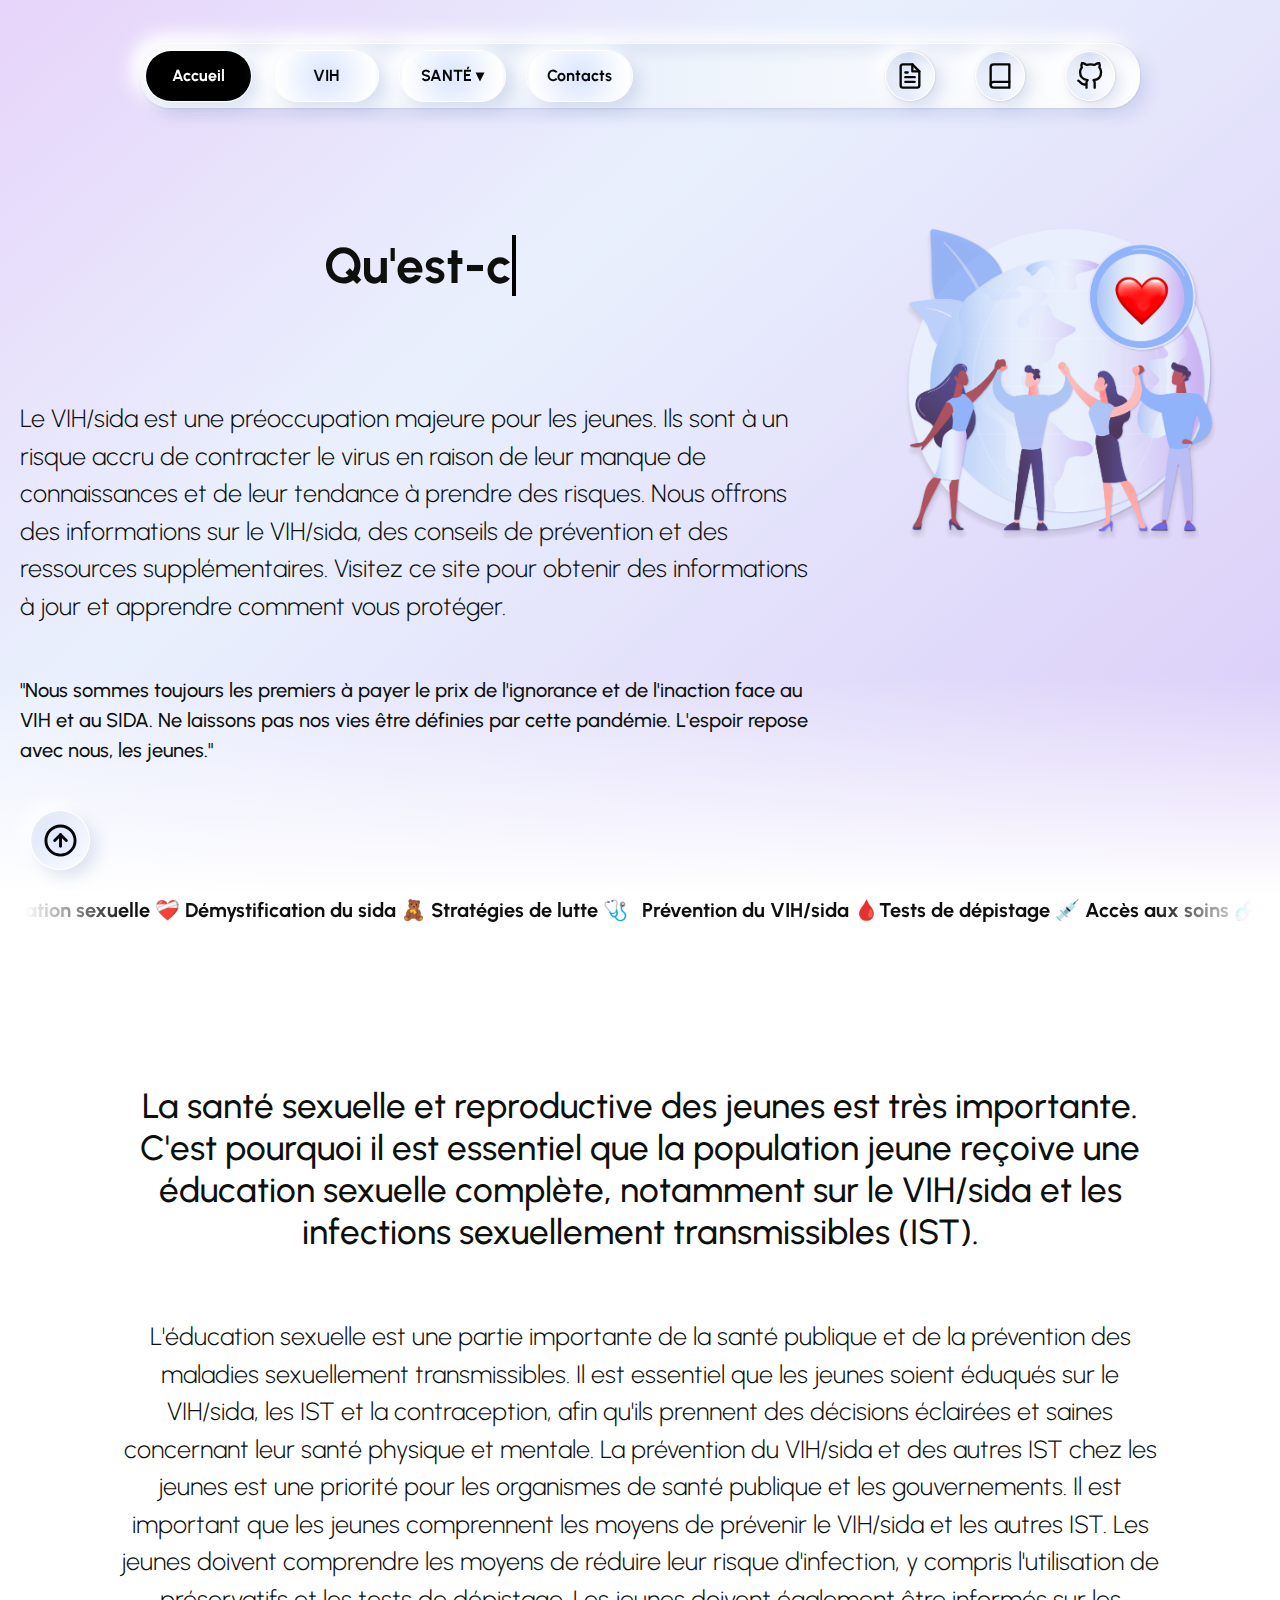
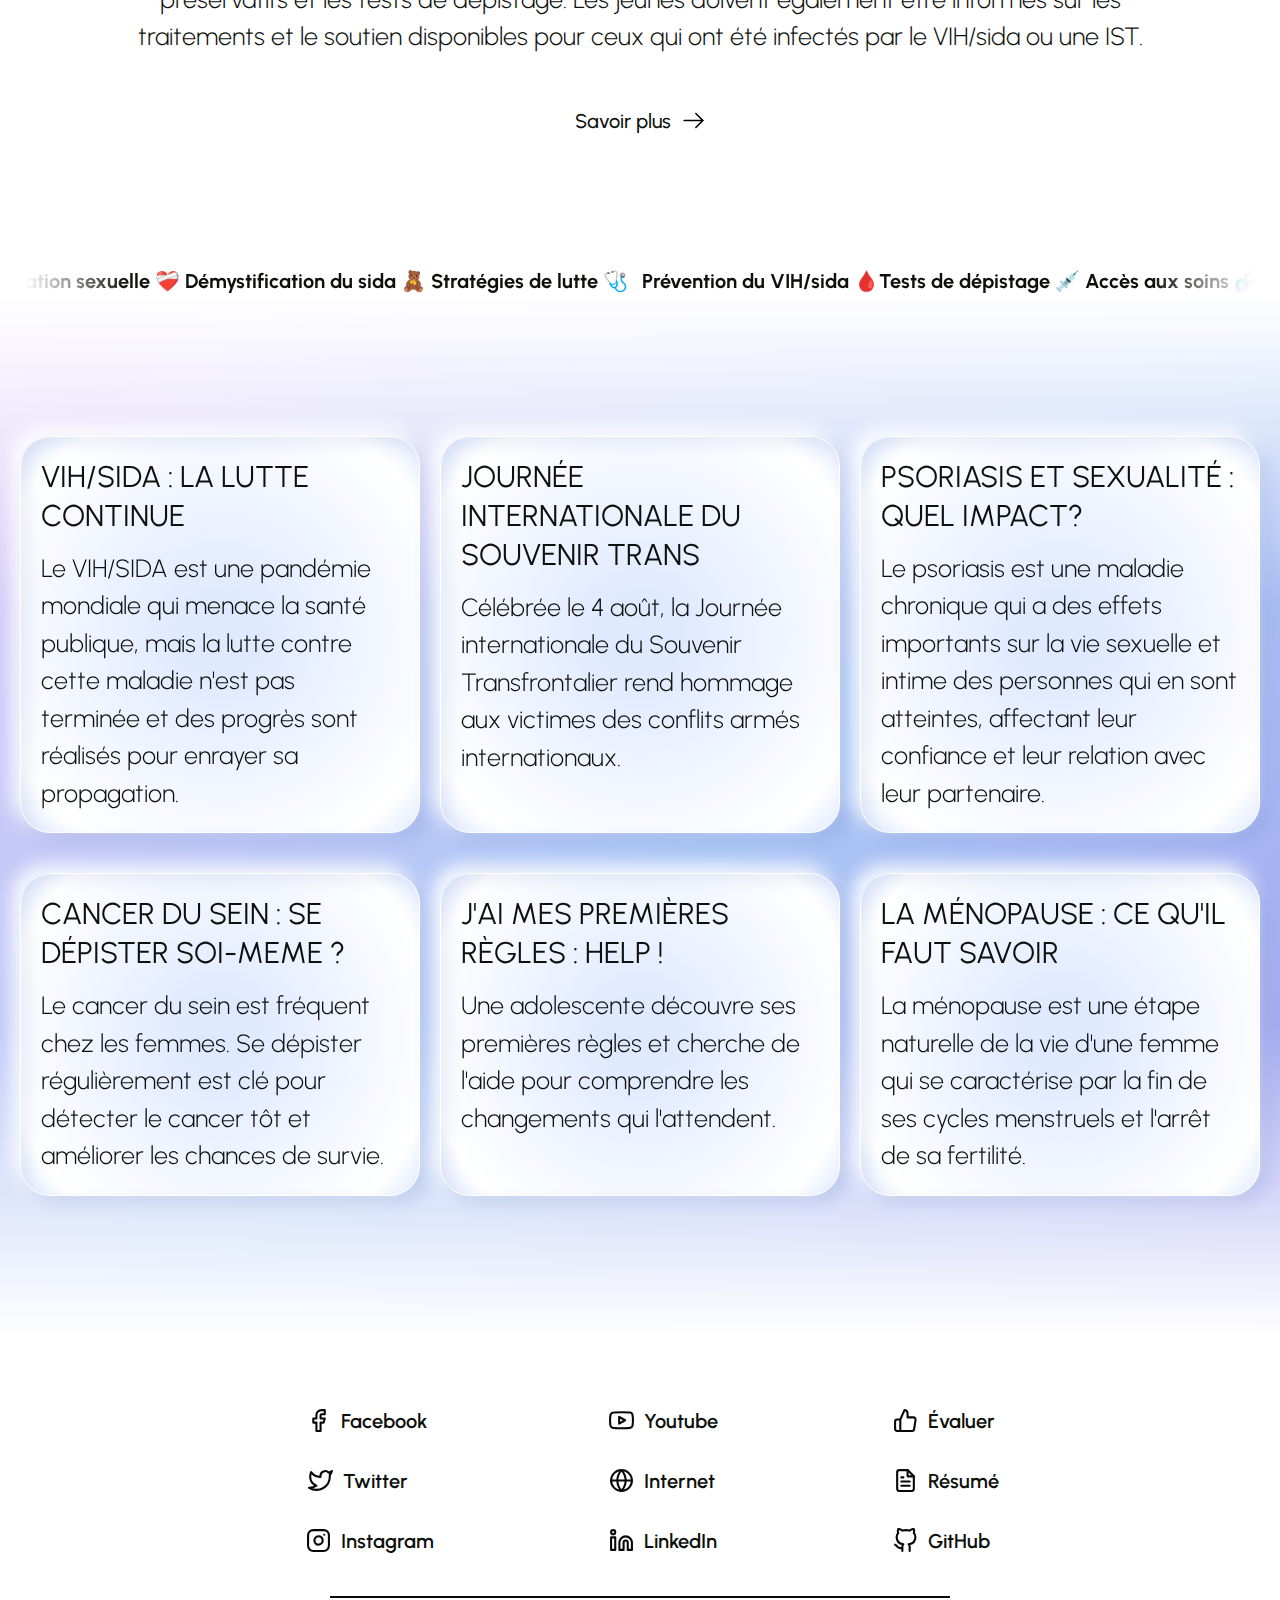
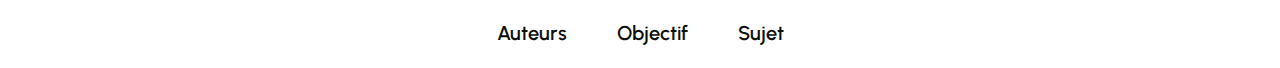
<file: index.html>
<!DOCTYPE html>
<html lang="fr" id="debut">
<head>
    <meta charset="UTF-8">
    <link href=assets/css/styles.css rel="stylesheet" type="text/css">
    <link href="assets/css/accueil.css" rel="stylesheet" type="text/css">
    <link rel="icon" href="assets/images/book.svg">
    <meta name="viewport" content="width=device-width, initial-scale=1">
    <title>Accueil</title>
</head>
<body>
<header>
    <div id="navigation-bar">
        <div class="navigation">
            <nav>
                <div><a class="selected" href="index.html">Accueil</a></div>
                <div><a href="easteregg.html">VIH</a></div>
                <div class="dropdown">
                    <a class="dropbtn" href="page-2.html">SANTÉ ▾</a>
                    <div class="dropdown-content">
                        <div><a href="#">Prévention</a></div>
                        <div><a href="#">Symptômes</a></div>
                        <div><a href="#">Analysese</a></div>
                    </div>
                </div>
                <div><a href="contacts.html">Contacts</a></div>
            </nav>
        </div>
        <div class="logo-bar media">
            <div>
                <a href="https://docs.google.com/document/d/1MMN_pLDL4u71cL7e0s4zrEpnY0S7zIq-OVhGMHRMP2M/edit?usp=sharing"><img
                        class="logo" src="assets/images/file-text.svg" alt="logo"></a></div>
            <div><a href="https://www.larousse.fr/dictionnaires/francais/d%C3%A9mocratie/23429"><img class="logo"
                                                                                                     src="assets/images/book.svg"
                                                                                                     alt="logo"></a>
            </div>
            <div><a href="https://github.com/Daniil-Hirchyts/SAE-1.6"><img class="logo" src="assets/images/github.svg"
                                                                           alt="logo"></a></div>
        </div>

        <div class="pageTitle"><a href="index.html">Accueil</a></div>
        <div class="hamburger-menu">
            <input id="menu__toggle" type="checkbox">
            <label class="menu__btn" for="menu__toggle">
                <span></span>
            </label>
            <ul class="menu__box">
                <li><a class="menu__item selectedH" href="index.html">Accueil</a></li>
                <li><a class="menu__item" href="easteregg.html">VIH</a></li>
                <li><a class="menu__item" href="page-2.html">SANTÉ</a></li>
                <li><a class="menu__item" href="contacts.html">Contacts</a></li>
            </ul>
        </div>
    </div>
</header>
<main>
    <section id="header" class="header">
        <article class="container">
            <div class="text-section">
                <div class="typewriteDiv">
                    <h1 class="typewrite" data-period="2000"
                        data-type='[ "Qu&#39;est-ce que vous savez sur le VIH et le sida?", "Quels sont les principaux facteurs de risque du VIH chez les jeunes?", "Comment pouvez-vous aider un ami qui vit avec le VIH et le sida?", "Quels sont les moyens de sensibiliser les jeunes au VIH et au sida?" ]'>
                        <span class="wrap"></span>
                    </h1>
                </div>
                <p>Le VIH/sida est une préoccupation majeure pour les jeunes. Ils sont à un risque accru de contracter
                    le virus en raison de leur manque de connaissances et de leur tendance à prendre des risques. Nous
                    offrons des informations sur le VIH/sida, des conseils de prévention et des ressources
                    supplémentaires. Visitez ce site pour obtenir des informations à jour et apprendre comment vous
                    protéger.</p>
                <p class="p2">
                    "Nous sommes toujours les premiers à payer le prix de l'ignorance et de l'inaction face au VIH et au
                    SIDA. Ne laissons pas nos vies être définies par cette pandémie. L'espoir repose avec nous, les
                    jeunes."</p>

            </div>
            <div class="image-section">
                <img src="assets/images/Love-tit.png" alt="">
            </div>
        </article>
    </section>
    <section class="running">
        <div class="grad"></div>


        <div class="container-line">

            <div class="scrolling">Prévention du VIH/sida 🩸Tests de dépistage 💉 Accès aux soins 🧬 Autonomisation des
                jeunes 👥 Campagnes de sensibilisation ⚖️ Éducation sexuelle ❤️‍🩹 Démystification du sida 🧸 Stratégies de
                lutte
                🩺
            </div>
            <div class="scrolling">Prévention du VIH/sida 🩸Tests de dépistage 💉 Accès aux soins 🧬 Autonomisation des
                jeunes 👥 Campagnes de sensibilisation ⚖️ Éducation sexuelle ❤️‍🩹 Démystification du sida 🧸 Stratégies de
                lutte
                🩺
            </div>
            <div class="scrolling">Prévention du VIH/sida 🩸Tests de dépistage 💉 Accès aux soins 🧬 Autonomisation des
                jeunes 👥 Campagnes de sensibilisation ⚖️ Éducation sexuelle ❤️‍🩹 Démystification du sida 🧸 Stratégies de
                lutte
                🩺
            </div>
            <div class="scrolling">Prévention du VIH/sida 🩸Tests de dépistage 💉 Accès aux soins 🧬 Autonomisation des
                jeunes 👥 Campagnes de sensibilisation ⚖️ Éducation sexuelle ❤️‍🩹 Démystification du sida 🧸 Stratégies de
                lutte
                🩺
            </div>
            <!-- … -->
        </div>
    </section>
    <section id="boxes-t" class="boxes">
        <article class="container">
            <div class="text-section">
                <h2>La santé sexuelle et reproductive des jeunes est très importante. C'est pourquoi il est essentiel
                    que la population jeune reçoive une éducation sexuelle complète, notamment sur le VIH/sida et les
                    infections sexuellement transmissibles (IST).</h2>
                <p>L'éducation sexuelle est une partie importante de la santé publique et de la prévention des maladies
                    sexuellement transmissibles. Il est essentiel que les jeunes soient éduqués sur le VIH/sida, les IST
                    et la contraception, afin qu'ils prennent des décisions éclairées et saines concernant leur santé
                    physique et mentale.

                    La prévention du VIH/sida et des autres IST chez les jeunes est une priorité pour les organismes de
                    santé publique et les gouvernements. Il est important que les jeunes comprennent les moyens de
                    prévenir le VIH/sida et les autres IST. Les jeunes doivent comprendre les moyens de réduire leur
                    risque d'infection, y compris l'utilisation de préservatifs et les tests de dépistage. Les jeunes
                    doivent également être informés sur les traitements et le soutien disponibles pour ceux qui ont été
                    infectés par le VIH/sida ou une IST.</p>
                <p class="link">Savoir plus<img id="arrow_submit" src="assets/images/arrow_submit.svg"></p>
            </div>
        </article>
    </section>
    <section class="running">
        <div class="grad"></div>

        <div class="container-line">

            <div class="scrolling">Prévention du VIH/sida 🩸Tests de dépistage 💉 Accès aux soins 🧬 Autonomisation des
                jeunes 👥 Campagnes de sensibilisation ⚖️ Éducation sexuelle ❤️‍🩹 Démystification du sida 🧸 Stratégies de
                lutte
                🩺
            </div>
            <div class="scrolling">Prévention du VIH/sida 🩸Tests de dépistage 💉 Accès aux soins 🧬 Autonomisation des
                jeunes 👥 Campagnes de sensibilisation ⚖️ Éducation sexuelle ❤️‍🩹 Démystification du sida 🧸 Stratégies de
                lutte
                🩺
            </div>
            <div class="scrolling">Prévention du VIH/sida 🩸Tests de dépistage 💉 Accès aux soins 🧬 Autonomisation des
                jeunes 👥 Campagnes de sensibilisation ⚖️ Éducation sexuelle ❤️‍🩹 Démystification du sida 🧸 Stratégies de
                lutte
                🩺
            </div>
            <div class="scrolling">Prévention du VIH/sida 🩸Tests de dépistage 💉 Accès aux soins 🧬 Autonomisation des
                jeunes 👥 Campagnes de sensibilisation ⚖️ Éducation sexuelle ❤️‍🩹 Démystification du sida 🧸 Stratégies de
                lutte
                🩺
            </div>
            <!-- … -->
        </div>
    </section>
    <section id="boxes-t2" class="boxes">
        <article class="container">
            <div class="boxes-section">
                <div class="box">
                    <h3>VIH/SIDA : LA LUTTE CONTINUE</h3>
                    <p>Le VIH/SIDA est une pandémie mondiale qui menace la santé publique, mais la lutte contre cette
                        maladie n'est pas terminée et des progrès sont réalisés pour enrayer sa propagation.</p>
                </div>
                <div class="box">
                    <h3>JOURNÉE INTERNATIONALE DU SOUVENIR TRANS</h3>
                    <p>Célébrée le 4 août, la Journée internationale du Souvenir Transfrontalier rend hommage aux
                        victimes des conflits armés internationaux.</p>
                </div>
                <div class="box">
                    <h3>PSORIASIS ET SEXUALITÉ : QUEL IMPACT?</h3>
                    <p>Le psoriasis est une maladie chronique qui a des effets importants sur la vie sexuelle et intime
                        des personnes qui en sont atteintes, affectant leur confiance et leur relation avec leur
                        partenaire.</p>
                </div>
            </div>
            <div class="boxes-section">
                <div class="box">
                    <h3>CANCER DU SEIN : SE DÉPISTER SOI-MEME ?</h3>
                    <p>Le cancer du sein est fréquent chez les femmes. Se dépister régulièrement est clé pour détecter le cancer tôt et améliorer les chances de survie.</p>
                </div>
                <div class="box">
                    <h3>J'AI MES PREMIÈRES RÈGLES : HELP !</h3>
                    <p>Une adolescente découvre ses premières règles et cherche de l'aide pour comprendre les
                        changements qui l'attendent.</p>
                </div>
                <div class="box">
                    <h3>LA MÉNOPAUSE : CE QU'IL FAUT SAVOIR</h3>
                    <p>La ménopause est une étape naturelle de la vie d'une femme qui se caractérise par la fin de ses cycles menstruels et l'arrêt de sa fertilité. </p>
                </div>
            </div>
        </article>
    </section>
</main>
<footer>
    <section id="footer" class="footer">
        <div class="container">
            <a id="back-to-top" href="#debut"> <img src="assets/images/arrow.svg" alt="logo"> </a>
            <div class="top-footer-section">
                <div class="link-section">
                    <div class="link-box">
                        <a href="#debut"><img src="assets/images/facebook.svg" alt="logo">Facebook</a>
                        <a href="#debut"><img src="assets/images/twitter.svg" alt="logo">Twitter</a>
                        <a href="#debut"><img src="assets/images/instagram.svg" alt="logo">Instagram</a>
                    </div>
                    <div class="link-box">
                        <a href="#debut"><img src="assets/images/youtube.svg" alt="logo">Youtube</a>
                        <a href="#debut"><img src="assets/images/globe.svg" alt="logo">Internet</a>
                        <a href="#debut"><img src="assets/images/linkedin.svg" alt="logo">LinkedIn</a>
                    </div>
                    <div class="link-box">
                        <a href="#debut"><img src="assets/images/thumbs-up.svg" alt="logo">Évaluer</a>
                        <a href="https://docs.google.com/document/d/1MMN_pLDL4u71cL7e0s4zrEpnY0S7zIq-OVhGMHRMP2M/edit?usp=sharing"><img
                                src="assets/images/file-text.svg" alt="logo">Résumé</a>
                        <a href="https://github.com/Daniil-Hirchyts/SAE-1.6"><img src="assets/images/github.svg"
                                                                                  alt="logo">GitHub</a>
                    </div>
                </div>
            </div>
            <div class="bottom-footer-section">
                <div class="link-section">
                    <a href="https://github.com/Daniil-Hirchyts/SAE-1.6">Auteurs</a>
                    <a href="https://romainlebreton.github.io/R1.02-DeveloppementInterfacesWeb/SAE_106.html">Objectif</a>
                    <a href="https://docs.google.com/document/d/1MMN_pLDL4u71cL7e0s4zrEpnY0S7zIq-OVhGMHRMP2M/edit?usp=sharing">Sujet</a>
                </div>
            </div>
        </div>
    </section>
</footer>
<script src="assets/js/typewriter.js"></script>
</body>
</html>
</file>
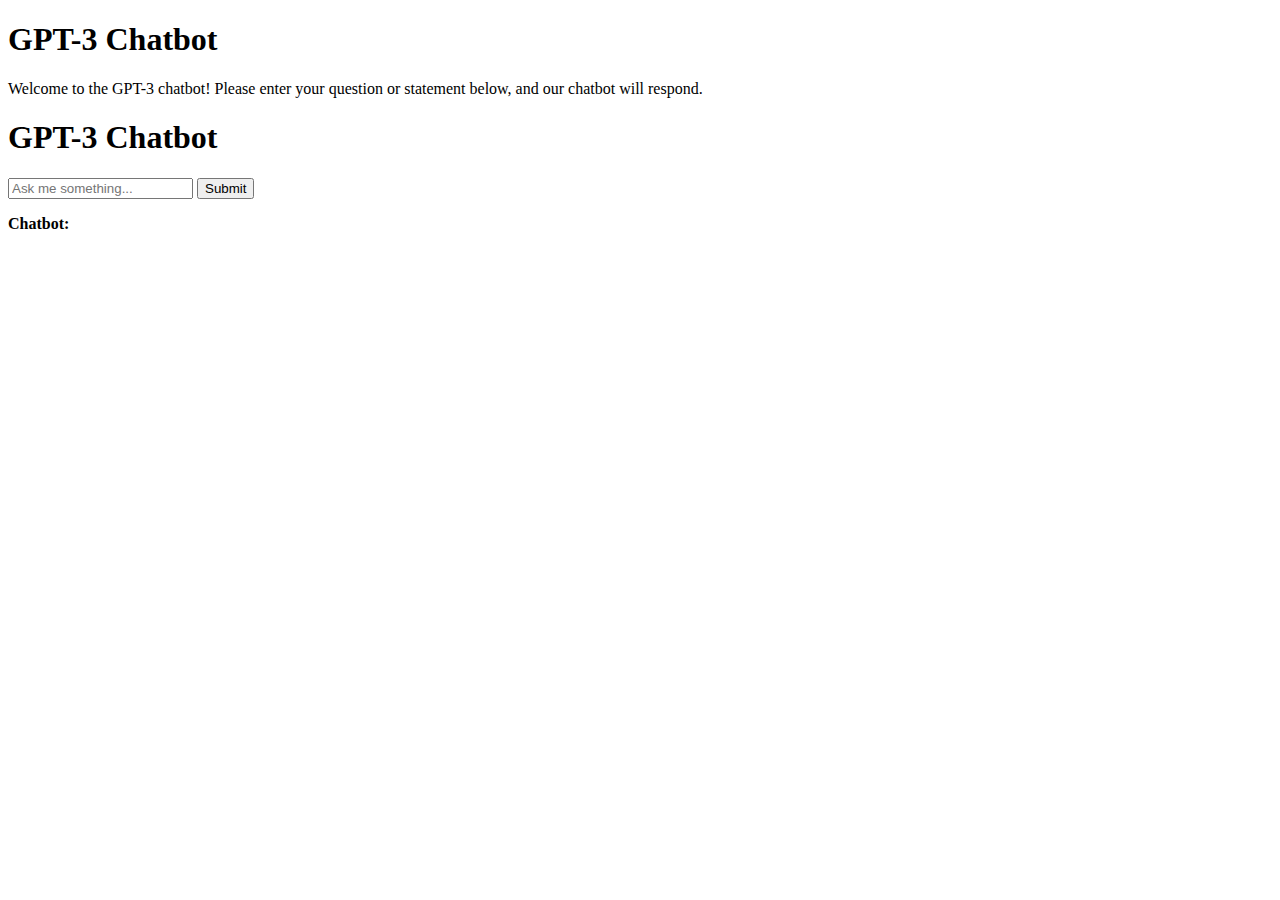
<file: chatbot.html>
<!DOCTYPE html>
<html>
<head>
    <title>GPT-3 Chatbot</title>
</head>
<body>
<h1>GPT-3 Chatbot</h1>
<p>Welcome to the GPT-3 chatbot! Please enter your question or statement below, and our chatbot will respond.</p>

<h1>GPT-3 Chatbot</h1>

<form>
    <input type="text" name="question" placeholder="Ask me something...">
    <button type="submit">Submit</button>
</form>

<p><b>Chatbot:</b> <span id="chatbot-response"></span></p>
</body>
</html>
</file>
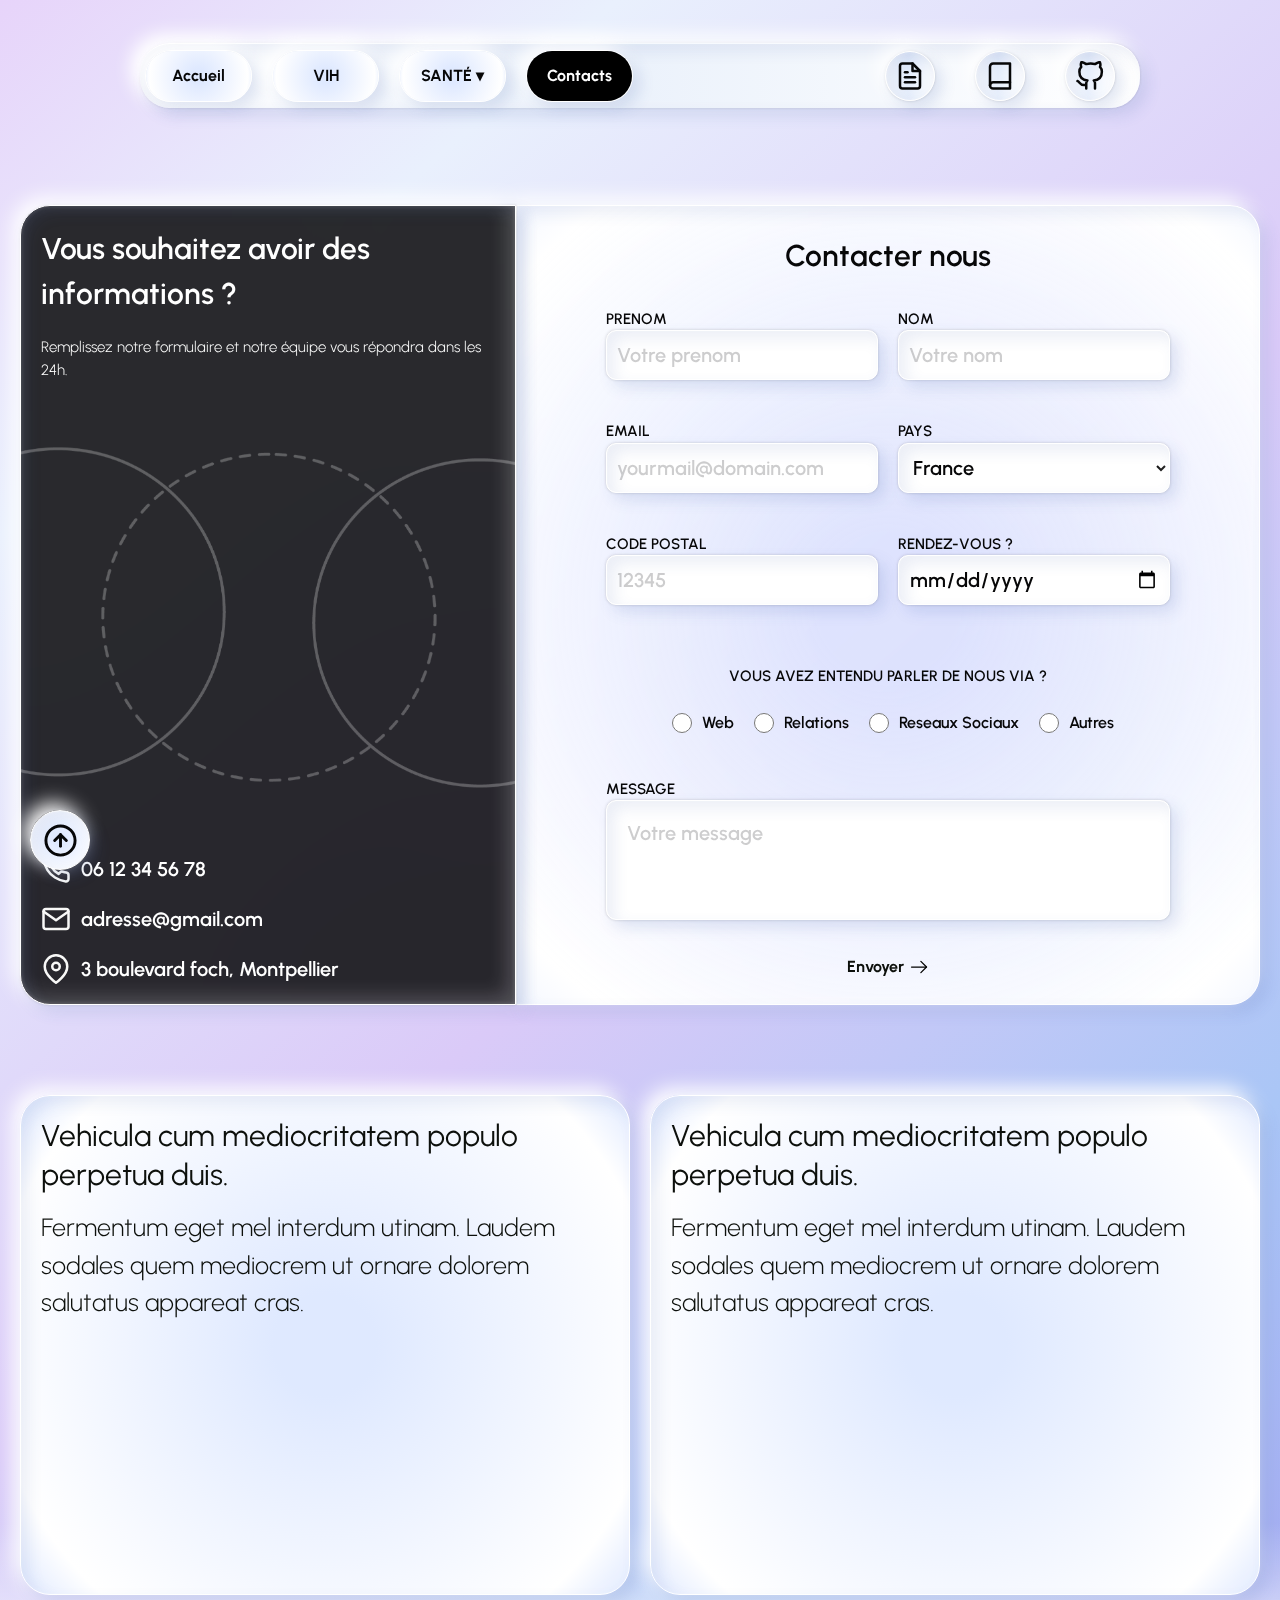
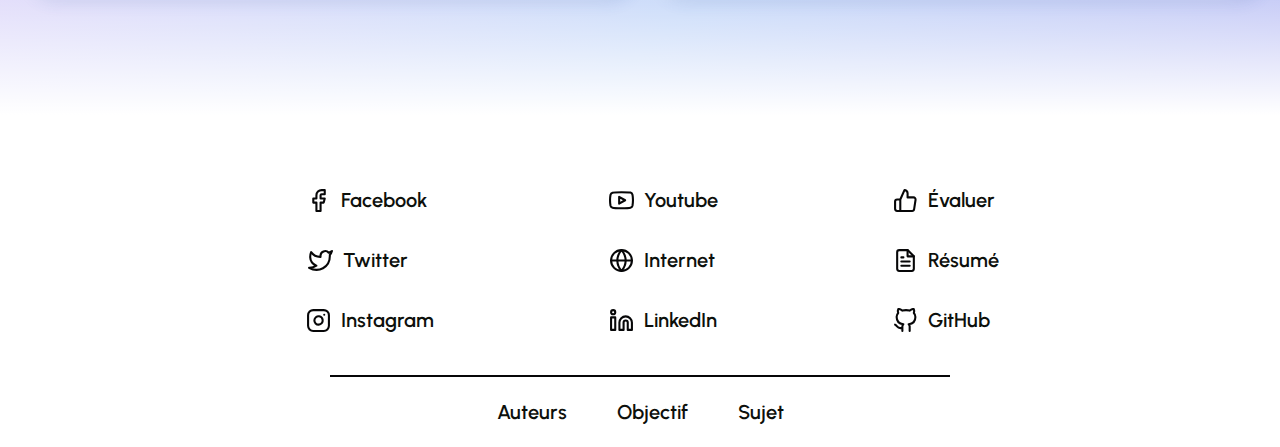
<file: contacts.html>
<!DOCTYPE html>
<html lang="fr" id="debut">
<head>
    <meta charset="UTF-8">
    <link href="assets/css/styles.css" rel="stylesheet" type="text/css">
    <link href="assets/css/contacts.css" rel="stylesheet" type="text/css">
    <link rel="icon" href="assets/images/book.svg">
    <meta name="viewport" content="width=device-width, initial-scale=1">
    <title>Contacts</title>
</head>
<body>
<header>
    <div id="navigation-bar">
        <div class="navigation">
            <nav>
                <div><a href="index.html">Accueil</a></div>
                <div><a href="easteregg.html">VIH</a></div>
                <div class="dropdown">
                    <a class="dropbtn" href="page-2.html">SANTÉ ▾</a>
                    <div class="dropdown-content">
                        <div><a href="#">Prévention</a></div>
                        <div><a href="#">Symptômes</a></div>
                        <div><a href="#">Analysese</a></div>
                    </div>
                </div>
                <div><a class="selected" href="contacts.html">Contacts</a></div>
            </nav>
        </div>
        <div class="logo-bar media">
            <div>
                <a href="https://docs.google.com/document/d/1MMN_pLDL4u71cL7e0s4zrEpnY0S7zIq-OVhGMHRMP2M/edit?usp=sharing"><img
                        class="logo" src="assets/images/file-text.svg" alt="logo"></a></div>
            <div><a href="https://www.larousse.fr/dictionnaires/francais/d%C3%A9mocratie/23429"><img class="logo"
                                                                                                     src="assets/images/book.svg"
                                                                                                     alt="logo"></a>
            </div>
            <div><a href="https://github.com/Daniil-Hirchyts/SAE-1.6"><img class="logo" src="assets/images/github.svg"
                                                                           alt="logo"></a></div>
        </div>

        <div class="pageTitle"><a href="contacts.html">Contacts</a></div>
        <div class="hamburger-menu">
            <input id="menu__toggle" type="checkbox">
            <label class="menu__btn" for="menu__toggle">
                <span></span>
            </label>
            <ul class="menu__box">
                <li><a class="menu__item" href="index.html">Accueil</a></li>
                <li><a class="menu__item" href="easteregg.html">VIH</a></li>
                <li><a class="menu__item" href="page-2.html">SANTÉ</a></li>
                <li><a class="menu__item selectedH" href="contacts.html">Contacts</a></li>
            </ul>
        </div>
    </div>
</header>
<main>
    <section class="form-box">
        <article class="container">
            <div class="blurBox">
                <div class="text">
                    <p>Vous souhaitez avoir des informations ?</p>
                    <p>Remplissez notre formulaire et notre équipe vous répondra dans les 24h.</p>
                </div>
                <img class="img" src="assets/images/img_contact.png" alt="contacts">
                <div class="adresseIndicator">
                    <p><img class="logo" src="assets/images/phone-call.svg">06 12 34 56 78</p>
                    <p><img class="logo" src="assets/images/mail.svg">adresse@gmail.com</p>
                    <p><img class="logo" src="assets/images/map-pin.svg">3 boulevard foch, Montpellier</p>
                </div>
            </div>
            <div class="form">
                <p>Contacter nous</p>
                <form action="" method="get">
                    <div class="haut">
                        <div>
                            <p>PRENOM</p>
                            <label for="prenom"></label>
                            <input maxlength="30" minlength="2" type="text" id="prenom" name="prenom"
                                   placeholder="Votre prenom" tabindex="1" required>
                        </div>
                        <div>
                            <p>NOM</p>
                            <label for="nom"></label>
                            <input maxlength="30" minlength="2" type="text" id="nom" name="nom" placeholder="Votre nom"
                                   tabindex="2" required>
                        </div>
                    </div>
                    <div class="haut">
                        <div>
                            <p>EMAIL</p>
                            <label for="email"></label>
                            <input type="email" id="email" name="email" tabindex="3" placeholder="yourmail@domain.com"
                                   required>
                        </div>
                        <div>
                            <p>PAYS</p>
                            <label for="pays"></label>
                            <select tabindex="4" name="pays" id="pays">
                                <option value="France" selected="selected"></option>
                                <option value="France">France</option>
                                <option value="Afghanistan">Afghanistan</option>
                                <option value="Afrique Centrale">Afrique Centrale</option>
                                <option value="Afrique du Sud">Afrique du Sud</option>
                                <option value="Albanie">Albanie</option>
                                <option value="Algerie">Algerie</option>
                                <option value="Allemagne">Allemagne</option>
                                <option value="Andorre">Andorre</option>
                                <option value="Angola">Angola</option>
                                <option value="Anguilla">Anguilla</option>
                                <option value="Arabie Saoudite">Arabie Saoudite</option>
                                <option value="Argentine">Argentine</option>
                                <option value="Armenie">Armenie</option>
                                <option value="Australie">Australie</option>
                                <option value="Autriche">Autriche</option>
                                <option value="Azerbaidjan">Azerbaidjan</option>
                                <option value="Bahamas">Bahamas</option>
                                <option value="Bangladesh">Bangladesh</option>
                                <option value="Barbade">Barbade</option>
                                <option value="Bahrein">Bahrein</option>
                                <option value="Belgique">Belgique</option>
                                <option value="Belize">Belize</option>
                                <option value="Benin">Benin</option>
                                <option value="Bermudes">Bermudes</option>
                                <option value="Bielorussie">Bielorussie</option>
                                <option value="Bolivie">Bolivie</option>
                                <option value="Botswana">Botswana</option>
                                <option value="Bhoutan">Bhoutan</option>
                                <option value="Boznie Herzegovine">Boznie Herzegovine</option>
                                <option value="Bresil">Bresil</option>
                                <option value="Brunei">Brunei</option>
                                <option value="Bulgarie">Bulgarie</option>
                                <option value="Burkina Faso">Burkina Faso</option>
                                <option value="Burundi">Burundi</option>
                                <option value="Caiman">Caiman</option>
                                <option value="Cambodge">Cambodge</option>
                                <option value="Cameroun">Cameroun</option>
                                <option value="Canada">Canada</option>
                                <option value="Canaries">Canaries</option>
                                <option value="Cap Vert">Cap Vert</option>
                                <option value="Chili">Chili</option>
                                <option value="Chine">Chine</option>
                                <option value="Chypre">Chypre</option>
                                <option value="Colombie">Colombie</option>
                                <option value="Congo">Congo</option>
                                <option value="Congo democratique">Congo democratique</option>
                                <option value="Cook">Cook</option>
                                <option value="Coree du Nord">Coree du Nord</option>
                                <option value="Coree du Sud">Coree du Sud</option>
                                <option value="Costa Rica">Costa Rica</option>
                                <option value="Croatie">Croatie</option>
                                <option value="Cuba">Cuba</option>
                                <option value="Danemark">Danemark</option>
                                <option value="Djibouti">Djibouti</option>
                                <option value="Dominique">Dominique</option>
                                <option value="Egypte">Egypte</option>
                                <option value="Emirats Arabes Unis">Emirats Arabes Unis</option>
                                <option value="Equateur">Equateur</option>
                                <option value="Erythree">Erythree</option>
                                <option value="Espagne">Espagne</option>
                                <option value="Estonie">Estonie</option>
                                <option value="Etats Unis">Etats Unis</option>
                                <option value="Ethiopie">Ethiopie</option>
                                <option value="Falkland">Falkland</option>
                                <option value="Feroe">Feroe</option>
                                <option value="Fidji">Fidji</option>
                                <option value="Finlande">Finlande</option>
                                <option class="noneOption" value="France" disabled selected hidden>France</option>
                                <option value="Gabon">Gabon</option>
                                <option value="Gambie">Gambie</option>
                                <option value="Georgie">Georgie</option>
                                <option value="Ghana">Ghana</option>
                                <option value="Gibraltar">Gibraltar</option>
                                <option value="Grece">Grece</option>
                                <option value="Grenade">Grenade</option>
                                <option value="Groenland">Groenland</option>
                                <option value="Guadeloupe">Guadeloupe</option>
                                <option value="Guam">Guam</option>
                                <option value="Guatemala">Guatemala</option>
                                <option value="Guernesey">Guernesey</option>
                                <option value="Guinee">Guinee</option>
                                <option value="Guinee equatoriale">Guinee Equatoriale</option>
                                <option value="Guyana">Guyana</option>
                                <option value="Haiti">Haiti</option>
                                <option value="Hawaii">Hawaii</option>
                                <option value="Honduras">Honduras</option>
                                <option value="Hong Kong">Hong Kong</option>
                                <option value="Hongrie">Hongrie</option>
                                <option value="Inde">Inde</option>
                                <option value="Indonesie">Indonesie</option>
                                <option value="Iran">Iran</option>
                                <option value="Iraq">Iraq</option>
                                <option value="Irlande">Irlande</option>
                                <option value="Islande">Islande</option>
                                <option value="Israel">Israel</option>
                                <option value="Italie">Italie</option>
                                <option value="Jamaique">Jamaique</option>
                                <option value="Jan Mayen">Jan Mayen</option>
                                <option value="Japon">Japon</option>
                                <option value="Jersey">Jersey</option>
                                <option value="Jordanie">Jordanie</option>
                                <option value="Kazakhstan">Kazakhstan</option>
                                <option value="Kenya">Kenya</option>
                                <option value="Kirghizstan">Kirghizistan</option>
                                <option value="Kiribati">Kiribati</option>
                                <option value="Koweit">Koweit</option>
                                <option value="Laos">Laos</option>
                                <option value="Lesotho">Lesotho</option>
                                <option value="Lettonie">Lettonie</option>
                                <option value="Liban">Liban</option>
                                <option value="Liberia">Liberia</option>
                                <option value="Liechtenstein">Liechtenstein</option>
                                <option value="Lituanie">Lituanie</option>
                                <option value="Luxembourg">Luxembourg</option>
                                <option value="Lybie">Lybie</option>
                                <option value="Macao">Macao</option>
                                <option value="Macedoine">Macedoine</option>
                                <option value="Madagascar">Madagascar</option>
                                <option value="Malaisie">Malaisie</option>
                                <option value="Malawi">Malawi</option>
                                <option value="Maldives">Maldives</option>
                                <option value="Mali">Mali</option>
                                <option value="Malte">Malte</option>
                                <option value="Man">Man</option>
                                <option value="Mariannes du Nord">Mariannes du Nord</option>
                                <option value="Maroc">Maroc</option>
                                <option value="Marshall">Marshall</option>
                                <option value="Martinique">Martinique</option>
                                <option value="Maurice">Maurice</option>
                                <option value="Mauritanie">Mauritanie</option>
                                <option value="Mayotte">Mayotte</option>
                                <option value="Mexique">Mexique</option>
                                <option value="Micronesie">Micronesie</option>
                                <option value="Midway">Midway</option>
                                <option value="Moldavie">Moldavie</option>
                                <option value="Monaco">Monaco</option>
                                <option value="Mongolie">Mongolie</option>
                                <option value="Montserrat">Montserrat</option>
                                <option value="Mozambique">Mozambique</option>
                                <option value="Namibie">Namibie</option>
                                <option value="Nauru">Nauru</option>
                                <option value="Nepal">Nepal</option>
                                <option value="Nicaragua">Nicaragua</option>
                                <option value="Niger">Niger</option>
                                <option value="Nigeria">Nigeria</option>
                                <option value="Niue">Niue</option>
                                <option value="Norfolk">Norfolk</option>
                                <option value="Norvege">Norvege</option>
                                <option value="Nouvelle Caledonie">Nouvelle Caledonie</option>
                                <option value="Nouvelle Zelande">Nouvelle Zelande</option>
                                <option value="Oman">Oman</option>
                                <option value="Ouganda">Ouganda</option>
                                <option value="Ouzbekistan">Ouzbekistan</option>
                                <option value="Pakistan">Pakistan</option>
                                <option value="Palau">Palau</option>
                                <option value="Palestine">Palestine</option>
                                <option value="Panama">Panama</option>
                                <option value="Papouasie Nouvelle Guinee">Papouasie Nouvelle Guinee</option>
                                <option value="Paraguay">Paraguay</option>
                                <option value="Pays_Bas">Pays_Bas</option>
                                <option value="Perou">Perou</option>
                                <option value="Philippines">Philippines</option>
                                <option value="Pologne">Pologne</option>
                                <option value="Polynesie">Polynesie</option>
                                <option value="Porto_Rico">Porto_Rico</option>
                                <option value="Portugal">Portugal</option>
                                <option value="Qatar">Qatar</option>
                                <option value="Republique Dominicaine">Republique Dominicaine</option>
                                <option value="Republique Tcheque">Republique Tcheque</option>
                                <option value="Reunion">Reunion</option>
                                <option value="Roumanie">Roumanie</option>
                                <option value="Royaume Uni">Royaume Uni</option>
                                <option value="Russie">Russie</option>
                                <option value="Rwanda">Rwanda</option>
                                <option value="Sahara Occidental">Sahara Occidental</option>
                                <option value="Sainte Lucie">Sainte Lucie</option>
                                <option value="Saint Marin">Saint Marin</option>
                                <option value="Salomon">Salomon</option>
                                <option value="Salvador">Salvador</option>
                                <option value="Samoa Occidentales">Samoa Occidentales</option>
                                <option value="Samoa Americaine">Samoa Americaine</option>
                                <option value="Sao Tome et Principe">Sao Tome et Principe</option>
                                <option value="Senegal">Senegal</option>
                                <option value="Seychelles">Seychelles</option>
                                <option value="Sierra Leone">Sierra Leone</option>
                                <option value="Singapour">Singapour</option>
                                <option value="Slovaquie">Slovaquie</option>
                                <option value="Slovenie">Slovenie</option>
                                <option value="Somalie">Somalie</option>
                                <option value="Soudan">Soudan</option>
                                <option value="SriLanka">SriLanka</option>
                                <option value="Suede">Suede</option>
                                <option value="Suisse">Suisse</option>
                                <option value="Surinam">Surinam</option>
                                <option value="Swaziland">Swaziland</option>
                                <option value="Syrie">Syrie</option>
                                <option value="Tadjikistan">Tadjikistan</option>
                                <option value="Taiwan">Taiwan</option>
                                <option value="Tonga">Tonga</option>
                                <option value="Tanzanie">Tanzanie</option>
                                <option value="Tchad">Tchad</option>
                                <option value="Thailande">Thailande</option>
                                <option value="Tibet">Tibet</option>
                                <option value="Togo">Togo</option>
                                <option value="Tunisie">Tunisie</option>
                                <option value="Turkmenistan">Turkmenistan</option>
                                <option value="Turquie">Turquie</option>
                                <option value="Ukraine">Ukraine</option>
                                <option value="Uruguay">Uruguay</option>
                                <option value="Vanuatu">Vanuatu</option>
                                <option value="Vatican">Vatican</option>
                                <option value="Venezuela">Venezuela</option>
                                <option value="Vierges_Americaines">Vierges_Americaines</option>
                                <option value="Vierges_Britanniques">Vierges_Britanniques</option>
                                <option value="Vietnam">Vietnam</option>
                                <option value="Wake">Wake</option>
                                <option value="Wallis et Futuma">Wallis et Futuma</option>
                                <option value="Yemen">Yemen</option>
                                <option value="Yougoslavie">Yougoslavie</option>
                                <option value="Zambie">Zambie</option>
                                <option value="Zimbabwe">Zimbabwe</option>
                            </select>
                        </div>
                    </div>
                    <div class="haut">
                        <div>
                            <p>CODE POSTAL</p>
                            <label for="cod_post"></label>
                            <input maxlength="10" type="text" id="cod_post" name="cod_post" placeholder="12345"
                                   pattern="[0-9]{5}" tabindex="5" required>
                        </div>
                        <div>
                            <p>RENDEZ-VOUS ?</p>
                            <label for="date"></label>
                            <input class="date" type="date" id="date" name="date" placeholder="jj/mm/aaaa" tabindex="6"
                                   required>
                        </div>
                    </div>
                    <div class="bas">
                        <div class="container-radio">
                            <p>VOUS AVEZ ENTENDU PARLER DE NOUS VIA ?</p>
                            <div class="radio">
                                <div>
                                    <label for="r1"></label>
                                    <input type="radio" id="r1" name="radio"/>
                                    <p>Web</p>
                                    <label for="r2"></label>
                                    <input type="radio" id="r2" name="radio"/>
                                    <p>Relations</p>
                                </div>
                                <div>
                                    <label for="r3"></label>
                                    <input type="radio" id="r3" name="radio"/>
                                    <p>Reseaux Sociaux</p>
                                    <label for="r4"></label>
                                    <input type="radio" id="r4" name="radio"/>
                                    <p>Autres</p>
                                </div>
                            </div>
                        </div>
                        <div>
                            <p>MESSAGE</p>
                            <label for="message"></label>
                            <textarea maxlength="250" id="message" name="message" placeholder="Votre message"
                                      tabindex="8" required></textarea>
                        </div>
                        <div id="submit">
                            <button name="submit" type="submit" id="contact-submit" data-submit="...Sending">Envoyer<img
                                    id="arrow_submit" src="assets/images/arrow_submit.svg"></button>
                        </div>
                    </div>
                </form>
            </div>
        </article>
    </section>
    <section id="boxes-t2" class="boxes">
        <article class="container">
            <div class="boxes-section">
                <div class="box">
                    <h3>Vehicula cum mediocritatem populo perpetua duis.</h3>
                    <p>Fermentum eget mel interdum utinam. Laudem sodales quem mediocrem ut ornare dolorem salutatus
                        appareat cras.</p>
                </div>
                <div class="box">
                    <h3>Vehicula cum mediocritatem populo perpetua duis.</h3>
                    <p>Fermentum eget mel interdum utinam. Laudem sodales quem mediocrem ut ornare dolorem salutatus
                        appareat cras.</p>
                </div>
            </div>
        </article>
    </section>
</main>
<footer>
    <section id="footer" class="footer">
        <div class="container">
            <a id="back-to-top" href="#debut"> <img src="assets/images/arrow.svg" alt="logo"> </a>
            <div class="top-footer-section">
                <div class="link-section">
                    <div class="link-box">
                        <a href="#debut"><img src="assets/images/facebook.svg" alt="logo">Facebook</a>
                        <a href="#debut"><img src="assets/images/twitter.svg" alt="logo">Twitter</a>
                        <a href="#debut"><img src="assets/images/instagram.svg" alt="logo">Instagram</a>
                    </div>
                    <div class="link-box">
                        <a href="#debut"><img src="assets/images/youtube.svg" alt="logo">Youtube</a>
                        <a href="#debut"><img src="assets/images/globe.svg" alt="logo">Internet</a>
                        <a href="#debut"><img src="assets/images/linkedin.svg" alt="logo">LinkedIn</a>
                    </div>
                    <div class="link-box">
                        <a href="#debut"><img src="assets/images/thumbs-up.svg" alt="logo">Évaluer</a>
                        <a href="https://docs.google.com/document/d/1MMN_pLDL4u71cL7e0s4zrEpnY0S7zIq-OVhGMHRMP2M/edit?usp=sharing"><img
                                src="assets/images/file-text.svg" alt="logo">Résumé</a>
                        <a href="https://github.com/Daniil-Hirchyts/SAE-1.6"><img src="assets/images/github.svg"
                                                                                  alt="logo">GitHub</a>
                    </div>
                </div>
            </div>
            <div class="bottom-footer-section">
                <div class="link-section">
                    <a href="https://github.com/Daniil-Hirchyts/SAE-1.6">Auteurs</a>
                    <a href="https://romainlebreton.github.io/R1.02-DeveloppementInterfacesWeb/SAE_106.html">Objectif</a>
                    <a href="https://docs.google.com/document/d/1MMN_pLDL4u71cL7e0s4zrEpnY0S7zIq-OVhGMHRMP2M/edit?usp=sharing">Sujet</a>
                </div>
            </div>
        </div>
    </section>
</footer>
</body>
</html>
</file>
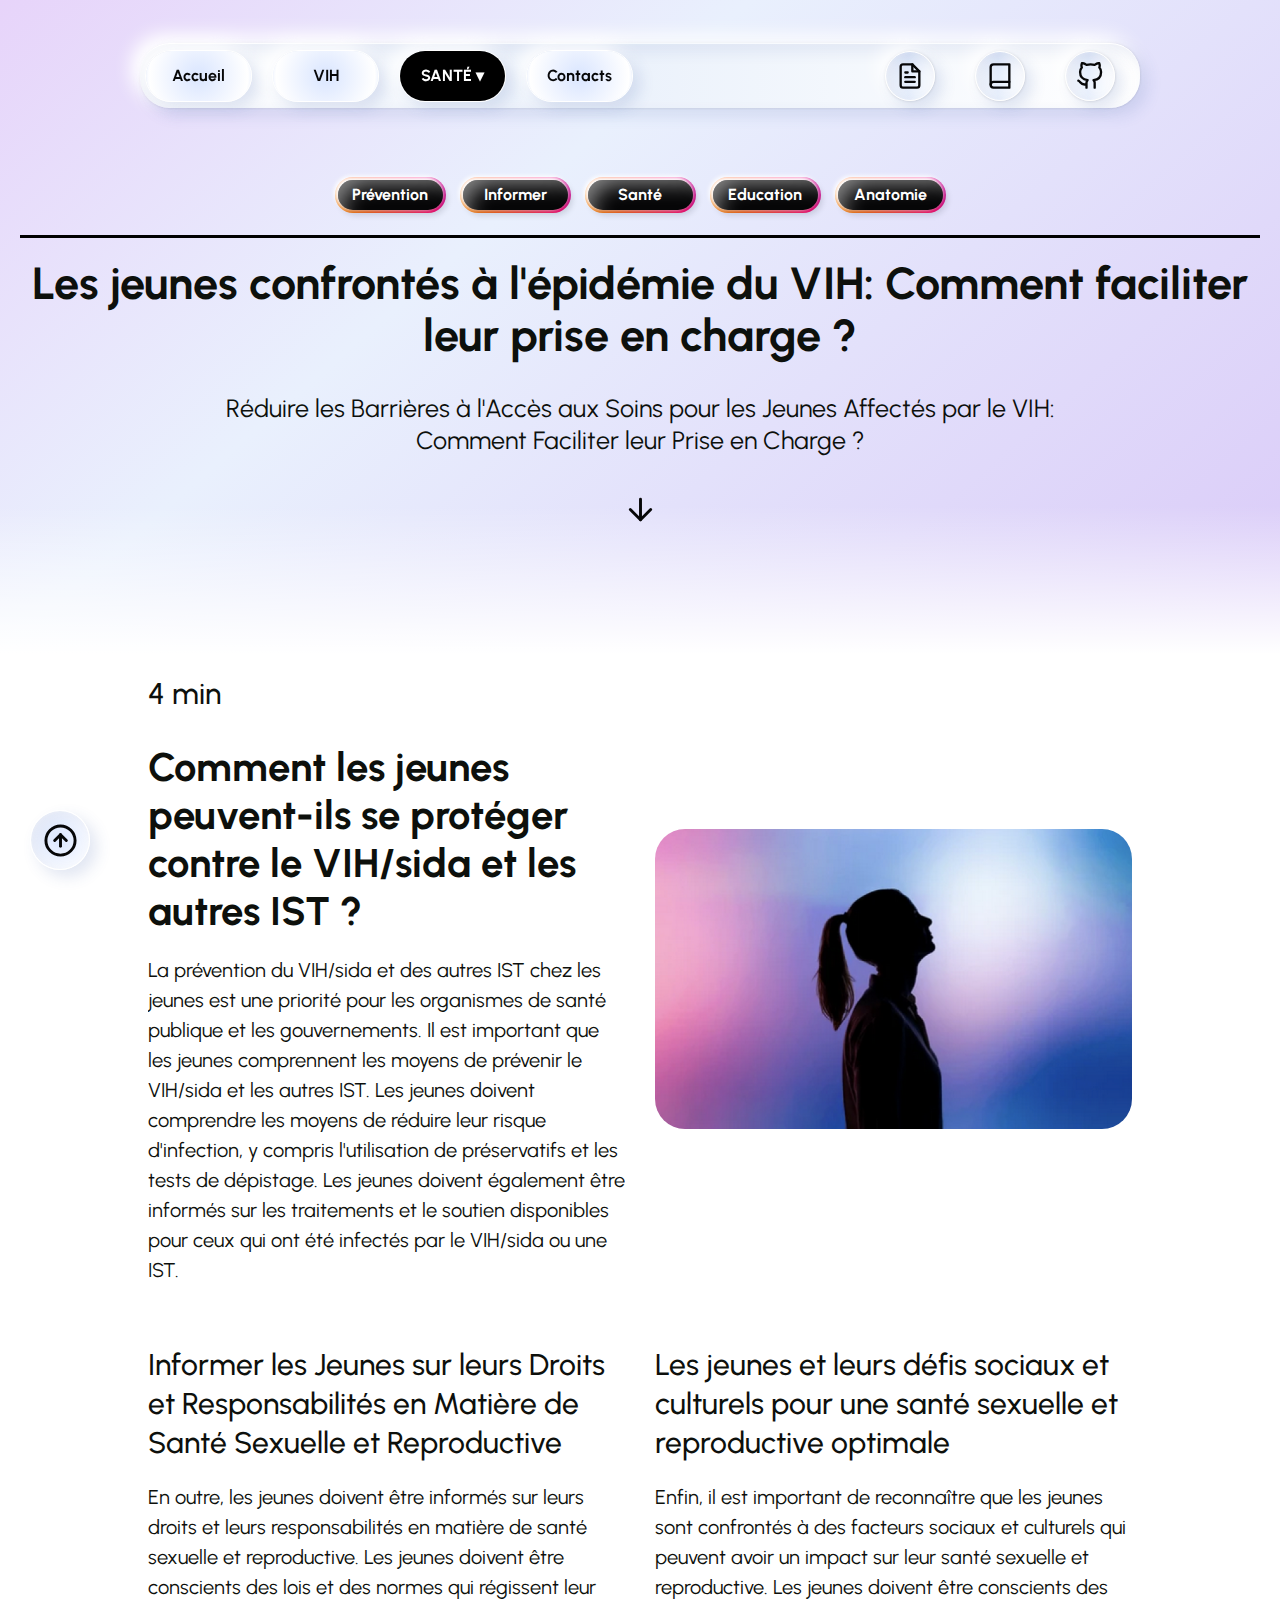
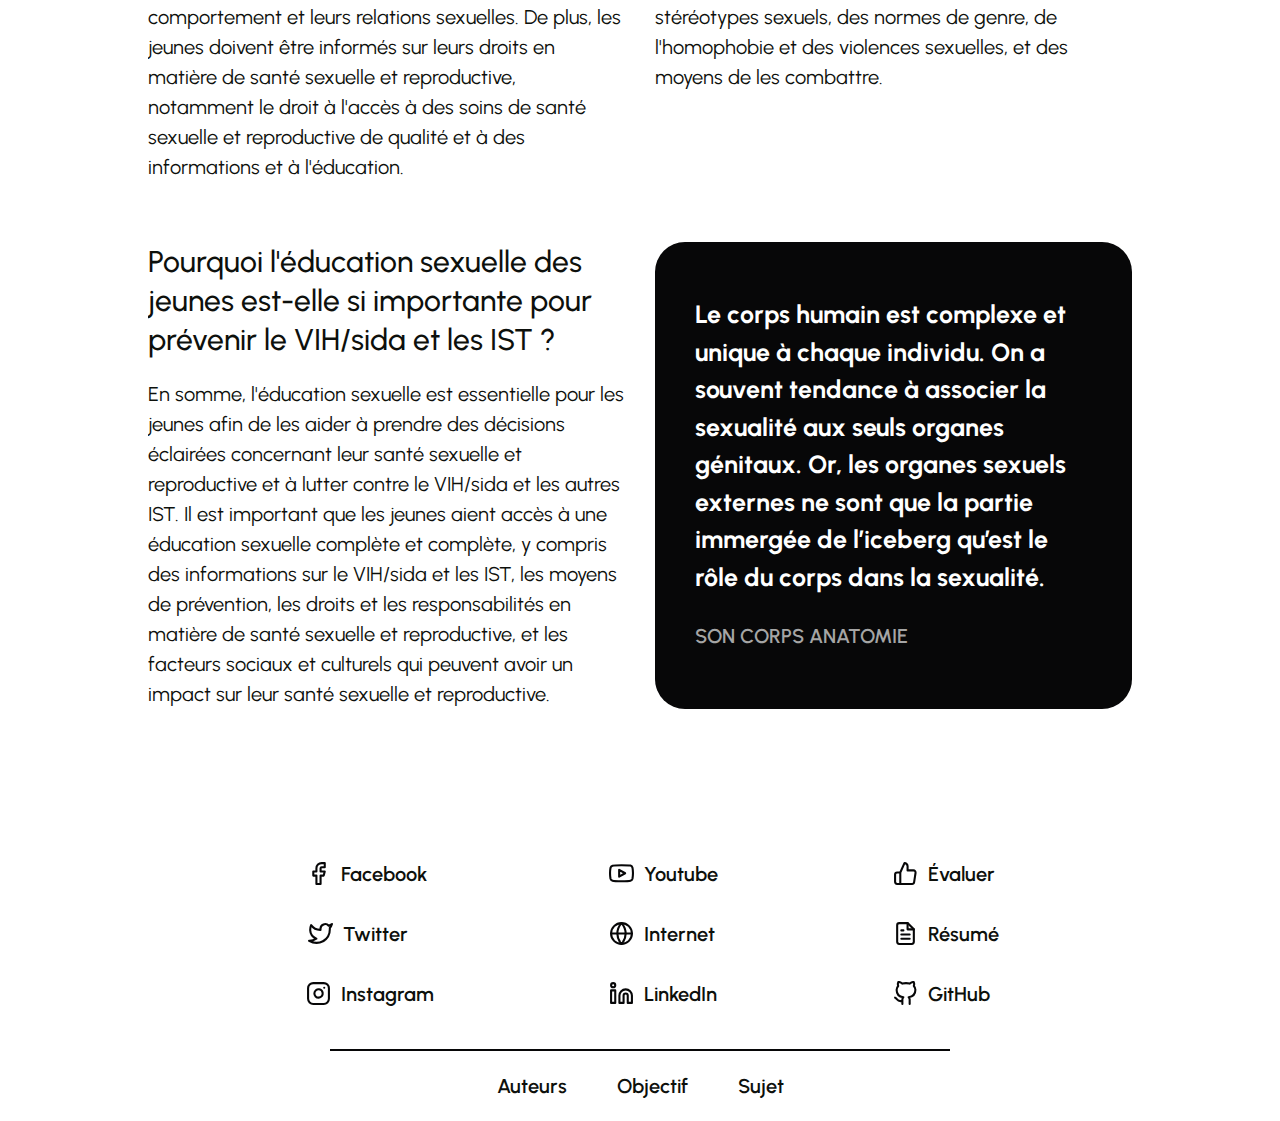
<file: page-2.html>
<!DOCTYPE html>
<html lang="fr" id="debut">
<head>
    <meta charset="UTF-8">
    <link href="assets/css/styles.css" rel="stylesheet" type="text/css">
    <link href="assets/css/page-2.css" rel="stylesheet" type="text/css">
    <link rel="icon" href="assets/images/book.svg">
    <meta name="viewport" content="width=device-width, initial-scale=1">
    <title>SANTÉ</title>
</head>
<body>
<header>
    <div id="navigation-bar">
        <div class="navigation">
            <nav>
                <div><a href="index.html">Accueil</a></div>
                <div><a href="easteregg.html">VIH</a></div>
                <div class="dropdown">
                    <a class="dropbtn selected" href="page-2.html">SANTÉ ▾</a>
                    <div class="dropdown-content">
                        <div><a href="#">Prévention</a></div>
                        <div><a href="#">Symptômes</a></div>
                        <div><a href="#">Analyses</a></div>
                    </div>
                </div>
                <div><a href="contacts.html">Contacts</a></div>
            </nav>
        </div>
        <div class="logo-bar media">
            <div>
                <a href="https://docs.google.com/document/d/1MMN_pLDL4u71cL7e0s4zrEpnY0S7zIq-OVhGMHRMP2M/edit?usp=sharing"><img
                        class="logo" src="assets/images/file-text.svg" alt="logo"></a></div>
            <div><a href="https://www.larousse.fr/dictionnaires/francais/d%C3%A9mocratie/23429"><img class="logo"
                                                                                                     src="assets/images/book.svg"
                                                                                                     alt="logo"></a>
            </div>
            <div><a href="https://github.com/Daniil-Hirchyts/SAE-1.6"><img class="logo" src="assets/images/github.svg"
                                                                           alt="logo"></a></div>
        </div>

        <div class="pageTitle"><a href="page-2.html">Page 2</a></div>
        <div class="hamburger-menu">
            <input id="menu__toggle" type="checkbox">
            <label class="menu__btn" for="menu__toggle">
                <span></span>
            </label>
            <ul class="menu__box">
                <li><a class="menu__item" href="index.html">Accueil</a></li>
                <li><a class="menu__item" href="easteregg.html">VIH</a></li>
                <li><a class="menu__item selectedH" href="page-2.html">SANTÉ</a></li>
                <li><a class="menu__item" href="contacts.html">Contacts</a></li>
            </ul>
        </div>
    </div>
</header>
<main>
    <section id="titre-section" class="titre-section">
        <article class="container">
            <div class="keywords">
                <div class="keyword">
                    <a href="#1">Prévention</a>
                </div>
                <div class="keyword">
                    <a href="#2">Informer</a>
                </div>
                <div class="keyword">
                    <a href="#3">Santé</a>
                </div>
                <div class="keyword">
                    <a href="#4">Education</a>
                </div>
                <div class="keyword">
                    <a href="#5">Anatomie</a>
                </div>
            </div>
            <div class="titre">
                <h1>Les jeunes confrontés à l'épidémie du VIH: Comment faciliter leur prise en charge ?</h1>
            </div>
            <div class="subtitre">
                <h3>Réduire les Barrières à l'Accès aux Soins pour les Jeunes Affectés par le VIH: Comment Faciliter leur Prise en Charge ?</h3>
                <a href="#sommaire"><img src="assets/images/arrow-down.svg" alt="arrow-down"></a>
            </div>
        </article>
    </section>
    <section id="1" class="six-box">
        <article class="container">
            <div class="line-box">
                <div class="line-box-text">
                    <h3>4 min</h3>
                    <h2>Comment les jeunes peuvent-ils se protéger contre le VIH/sida et les autres IST ?</h2>
                    <p>La prévention du VIH/sida et des autres IST chez les jeunes est une priorité pour les organismes
                        de santé publique et les gouvernements. Il est important que les jeunes comprennent les moyens
                        de prévenir le VIH/sida et les autres IST. Les jeunes doivent comprendre les moyens de réduire
                        leur risque d'infection, y compris l'utilisation de préservatifs et les tests de dépistage. Les
                        jeunes doivent également être informés sur les traitements et le soutien disponibles pour ceux
                        qui ont été infectés par le VIH/sida ou une IST.
                    </p>
                </div>
                <div id="2" class="line-box-image">
                    <img src="assets/images/test-image.png" alt="test-image">
                </div>
            </div>
            <div id="3" class="line-box">
                <div class="line-box-text box-2">
                    <h3>Informer les Jeunes sur leurs Droits et Responsabilités en Matière de Santé Sexuelle et Reproductive</h3>
                    <p>En outre, les jeunes doivent être informés sur leurs droits et leurs responsabilités en matière
                        de santé sexuelle et reproductive. Les jeunes doivent être conscients des lois et des normes qui
                        régissent leur comportement et leurs relations sexuelles. De plus, les jeunes doivent être
                        informés sur leurs droits en matière de santé sexuelle et reproductive, notamment le droit à
                        l'accès à des soins de santé sexuelle et reproductive de qualité et à des informations et à
                        l'éducation.</p>
                </div>
                <div  id="5" class="line-box-text box-2">
                    <h3>Les jeunes et leurs défis sociaux et culturels pour une santé sexuelle et reproductive optimale</h3>
                    <p>Enfin, il est important de reconnaître que les jeunes sont confrontés à des facteurs sociaux et
                        culturels qui peuvent avoir un impact sur leur santé sexuelle et reproductive. Les jeunes
                        doivent être conscients des stéréotypes sexuels, des normes de genre, de l'homophobie et des
                        violences sexuelles, et des moyens de les combattre.</p>
                </div>
            </div>
            <div id="4" class="line-box">
                <div class="line-box-text box-2">
                    <h3>Pourquoi l'éducation sexuelle des jeunes est-elle si importante pour prévenir le VIH/sida et les IST ?</h3>
                    <p>En somme, l'éducation sexuelle est essentielle pour les jeunes afin de les aider à prendre des
                        décisions éclairées concernant leur santé sexuelle et reproductive et à lutter contre le
                        VIH/sida et les autres IST. Il est important que les jeunes aient accès à une éducation sexuelle
                        complète et complète, y compris des informations sur le VIH/sida et les IST, les moyens de
                        prévention, les droits et les responsabilités en matière de santé sexuelle et reproductive, et
                        les facteurs sociaux et culturels qui peuvent avoir un impact sur leur santé sexuelle et
                        reproductive.</p>
                </div>
                <div class="citation">
                    <p>Le corps humain est complexe et unique à chaque individu. On a souvent tendance à associer la sexualité aux seuls organes génitaux. Or, les organes sexuels externes ne sont que la partie immergée de l’iceberg qu’est le rôle du corps dans la sexualité.</p>
                    <p><span>SON CORPS ANATOMIE</span></p>
                </div>
            </div>

        </article>
    </section>
</main>
<footer>
    <section id="footer" class="footer">
        <div class="container">
            <a id="back-to-top" href="#debut"> <img src="assets/images/arrow.svg" alt="logo"> </a>
            <div class="top-footer-section">
                <div class="link-section">
                    <div class="link-box">
                        <a href="#debut"><img src="assets/images/facebook.svg" alt="logo">Facebook</a>
                        <a href="#debut"><img src="assets/images/twitter.svg" alt="logo">Twitter</a>
                        <a href="#debut"><img src="assets/images/instagram.svg" alt="logo">Instagram</a>
                    </div>
                    <div class="link-box">
                        <a href="#debut"><img src="assets/images/youtube.svg" alt="logo">Youtube</a>
                        <a href="#debut"><img src="assets/images/globe.svg" alt="logo">Internet</a>
                        <a href="#debut"><img src="assets/images/linkedin.svg" alt="logo">LinkedIn</a>
                    </div>
                    <div class="link-box">
                        <a href="#debut"><img src="assets/images/thumbs-up.svg" alt="logo">Évaluer</a>
                        <a href="https://docs.google.com/document/d/1MMN_pLDL4u71cL7e0s4zrEpnY0S7zIq-OVhGMHRMP2M/edit?usp=sharing"><img
                                src="assets/images/file-text.svg" alt="logo">Résumé</a>
                        <a href="https://github.com/Daniil-Hirchyts/SAE-1.6"><img src="assets/images/github.svg"
                                                                                  alt="logo">GitHub</a>
                    </div>
                </div>
            </div>
            <div class="bottom-footer-section">
                <div class="link-section">
                    <a href="https://github.com/Daniil-Hirchyts/SAE-1.6">Auteurs</a>
                    <a href="https://romainlebreton.github.io/R1.02-DeveloppementInterfacesWeb/SAE_106.html">Objectif</a>
                    <a href="https://docs.google.com/document/d/1MMN_pLDL4u71cL7e0s4zrEpnY0S7zIq-OVhGMHRMP2M/edit?usp=sharing">Sujet</a>
                </div>
            </div>
        </div>
    </section>
</footer>
</body>
</html>
</file>
<file: assets/css/accueil.css>
/*TODO !------------------SECTION HEADER------------------!*/

.header {
    background: rgb(255, 255, 255);
    background: linear-gradient(180deg, rgba(202, 180, 243, 0) 70%, rgba(255, 255, 255, 1) 100%);
}

.header .container {
    display: flex;
    flex-direction: row;
    justify-content: center;
    align-items: flex-start;
    gap: 40px;
}

.text-section {
    display: flex;
    flex-direction: column;
    justify-content: center;
    align-items: center;
    height: 100%;
    margin: 0 auto;
}

.image-section {
    display: flex;
    justify-content: center;
    align-items: center;
    height: auto;
    width: 100%;
    margin: 0 auto;
    max-width: 500px;
}

.image-section img {
    width: 100%;
    height: auto;
    max-width: 500px;
    min-width: 400px;
    object-fit: cover;
    margin: 0 auto;
    padding: 0;
    border-radius: 16px;
}

.p2 {
    font-weight: 500;
    font-size: 20px;
    margin: 50px 0 0 0;
}

.header, .boxes {
    padding-bottom: 110px;
    margin-bottom: 0;
}

.boxes {
    padding-top: 50px;
}

.container-line {
    overflow: hidden;
    white-space: nowrap;
}

.scrolling, .scrolling-i {
    will-change: transform;
    font-size: 20px;
    display: inline-flex;
    padding-right: 10px;
    /*color : #ffffff;*/
}

.grad {
    height: 35px;
    width: 100%;
    z-index: 1;
    position: absolute;
    display: flex;
    justify-content: center;
    align-items: center;

    background: rgb(255, 255, 255);
    background: linear-gradient(90deg, rgba(255, 255, 255, 1) 2%, rgba(202, 180, 243, 0) 10%, rgba(255, 255, 255, 0) 90%, rgba(255, 255, 255, 1) 98%);
}

.scrolling {
    animation: marquee 60s linear infinite;
}

@keyframes marquee {
    from {
        transform: translateX(0);
    }
    to {
        transform: translateX(-100%);
    }
}

.scrolling-i {
    animation: marquee-i 60s linear infinite;
}

@keyframes marquee-i {
    from {
        transform: translateX(0);
    }
    to {
        transform: translateX(100%);
    }
}

.sep {
    background-color: rgb(255, 255, 255);
    flex: 0 0 auto;
    overflow: hidden;
    height: 5px;
    width: 100%;
    will-change: transform;
    box-shadow: 7px 7px 10px rgba(55, 84, 170, .15),
    -5px -5px 5px rgba(255, 255, 255, 1),
    inset 0 0 4px rgba(255, 255, 255, .2),
    inset 7px 7px 1px rgba(55, 84, 170, 0.1),
    inset -3px -3px 2px rgba(255, 255, 255, 0.1),
    0 0 4px rgba(255, 255, 255, 0) !important;
}

.running {
    display: flex;
    flex-direction: column;
    justify-content: center;
    align-items: center;
    background: #ffffff;
    overflow: hidden;
}

/*TODO !------------------SECTION BOXES------------------!*/

.boxes {
    padding-top: 80px !important;
    background: #FFF;
}

.boxes .container {
    display: flex;
    flex-direction: column;
    gap: 40px;
    justify-content: center;
    align-items: center;
    /*width: 100%;*/

}

.boxes .text-section {
    display: flex;
    flex-direction: column;
    justify-content: center;
    align-items: center;
    height: 100%;
    width: 85%;
    margin: 0;
}

.boxes .text-section:nth-child(1) {
    align-items: center;
    text-align: center;
}

.boxes .text-section p {
    align-items: center;
    text-align: center;
    font-size: 25px;
    margin: 50px 0 0 0;
}

.link {
    display: flex;
    flex-direction: row;
    justify-content: center;
    align-items: center;
    gap: 10px;
    font-weight: 500;
    font-size: 20px !important;
    transition: transform 0.25s ease ;
    cursor: pointer;
}

.link img {
    width: 25px;
    height: 25px;
}
.link:hover {
    transform: scale(1.2) translateX(10px);
}

.boxes-section {
    display: flex;
    flex-direction: row;
    gap: 20px;
    align-items: stretch;
}

.box {
    display: flex;
    flex-direction: column;
    text-align: center;
    width: 33%;
    cursor: pointer;
}

#boxes-t2 {
    padding: 120px 0 120px 0 !important;
    background: rgb(255, 255, 255);
    background: linear-gradient(180deg, rgba(255, 255, 255, 1) 0%, rgba(202, 180, 243, 0) 20%);
}

.box {
    padding: 20px;
    backdrop-filter: blur(100px);
    border-radius: 30px;
    background: radial-gradient(circle, rgb(223, 233, 255) 13%, rgba(255, 255, 255, 1) 85%, rgb(223, 233, 255) 100%);
    border: 1px solid rgba(255, 255, 255, 1);
    box-shadow: 7px 7px 15px rgba(55, 84, 170, .15), -7px -7px 20px rgba(255, 255, 255, 1), inset 0 0 4px rgba(255, 255, 255, .2), inset 7px 7px 15px rgba(55, 84, 170, 0.1), inset -7px -7px 20px rgba(255, 255, 255, 0.1), 0 0 4px rgba(255, 255, 255, 0.1) !important;
    transition: box-shadow .25s ease !important;
}

#boxes-t2 {
    background: rgb(255, 255, 255);
    background: linear-gradient(180deg,rgba(255, 255, 255, 1) 0%, rgba(255, 255, 255, 0) 30%, rgba(255, 255, 255, 0) 70%, rgba(255, 255, 255, 1) 100%);
}

.wrap{
    font-size: min(10vw, 50px);
}

.typewriteDiv {
    height: 220px;
}


/*TODO !------------------MEDIA QUERIES------------------!*/

@media (max-width: 768px) {

    .header {
        padding-top: 0;
    }

    .image-section img {
        max-width: 300px;
        min-width: 100px;
    }

    .boxes-section {
        width: 90% !important;
    }


}

@media (max-width: 1000px) {
    .header .container {
        flex-direction: column;
    }

    h1 {
        text-align: center;
        padding: 20px 0 0 0;

    }

    .typewriteDiv {
        height: 200px;
    }

    .header p {
        text-align: center;
    }

    .boxes-section {
        flex-direction: column;
        width: 70%;
    }

    .box {
        display: flex;
        flex-direction: column;
        text-align: center;
        width: 100%;
    }

    .res .container {
        width: 80%;
        flex-direction: column;
    }

    .res p, .res h3 {
        text-align: center;
    }

    .box p, .box h3 {
        text-align: center;
    }

}

@media screen and (min-width: 768px) {

}
</file>
<file: assets/css/styles.css>
/*TODO !------------------STYLESHEET------------------!*/

@import url('https://fonts.googleapis.com/css2?family=Bebas+Neue&family=Urbanist:ital,wght@0,100;0,200;0,300;0,400;0,500;0,600;0,700;0,800;0,900;1,100;1,200;1,300;1,400;1,500;1,600;1,700;1,800;1,900&display=swap');

* {
    /*background-color: rgba(90, 140, 199, 0.15) !important;*/
    box-sizing: border-box;
    padding: 0;
    margin: 0;
    text-decoration: none;
    color: #0D100C;
    font-size: 1rem;
    font-family: "Urbanist", serif;
    font-weight: 700;
}

html {
    scroll-behavior: smooth;
}

/*TODO !------------------HEADER------------------!*/

header {
    position: relative;
    display: flex;
    flex-direction: row;
    justify-content: center;
    align-items: center;
    width: 100%;
    height: 100px;
    top: 0;
    left: 0;
    font-size: 1rem;
    line-height: 1;
    text-align: center;
    flex: 0 0 auto;
    z-index: 5;
}

#navigation-bar {
    margin: 50px 0 0 0;
    position: fixed;
    z-index: 5;
    display: flex;
    justify-content: space-between;
    align-items: center;
    flex-direction: row;
    width: 100%;
    height: 65px;
    max-width: 1000px;
    padding: 0 5px;
    border-bottom-width: 0;
    border-color: rgba(255, 255, 255, 0.5);
    border-left-width: 0;
    border-right-width: 0;
    border-style: solid;
    border-top-width: 1px;
    backdrop-filter: blur(100px);
    border-radius: 30px;
    flex: 0 0 auto;
    will-change: transform;
    box-shadow: 7px 7px 15px rgba(55, 84, 170, .15),
    -7px -7px 20px rgba(255, 255, 255, 1),
    inset 0 0 4px rgba(255, 255, 255, .2),
    inset 7px 7px 15px rgba(55, 84, 170, 0.1),
    inset -7px -7px 20px rgba(255, 255, 255, 0.1),
    0 0 4px rgba(255, 255, 255, 0.1), 0 0 3px rgba(0, 0, 0, 0.2) !important;
    transition: box-shadow .25s ease !important;
    background: linear-gradient(90deg, rgba(255, 255, 255, 1) 0%, rgba(234, 241, 251, 1) 46%, rgba(255, 255, 255, 1) 100%);
}

.logo-bar {
    display: flex;
    justify-content: space-between;
    align-items: center;
    flex-direction: row;
    flex: 0 0 auto;
    gap: 40px;
    padding: 0 20px;
    height: 100%;
}

.logo-bar > div:hover .logo {
    filter: invert(0);
}

.logo-bar > div:hover {
    background-color: #ffffff;
    box-shadow: 3px 4px 6px 1px rgba(7, 15, 25, 0.15),
    -2px -2px 4px 2px rgba(255, 255, 255, 1) !important;
}

.logo-bar > div {
    display: flex;
    justify-content: space-between;
    align-items: center;
    flex-direction: row;
    height: 50px;
    width: 50px;
    border-radius: 50%;
    box-shadow: 7px 7px 15px rgba(55, 84, 170, .15),
    -7px -7px 20px rgba(255, 255, 255, 1),
    inset 0 0 4px rgba(255, 255, 255, .2),
    inset 7px 7px 15px rgba(55, 84, 170, 0.1),
    inset -7px -7px 20px rgba(255, 255, 255, 0.2),
    0 0 4px rgba(255, 255, 255, 0.1), 0 0 3px rgba(0, 0, 0, 0.2) !important;
    transition: box-shadow .25s ease !important;
    background: linear-gradient(90deg, rgba(255, 255, 255, 0.25) 0%, rgba(170, 198, 246, 0.25) 46%, rgba(255, 255, 255, 0.25) 100%);
    border: 1px solid rgba(255, 255, 255, 1);
}

.logo-bar > div > a {
    display: flex;
    justify-content: center;
    align-items: center;
    flex-direction: row;
    height: 100%;
    width: 100%;
}

.logo-bar > div > a > img {
    object-position: center;
}

.navigation {
    display: flex;
    justify-content: center;
    align-items: center;
    flex-direction: row;
    height: 100%;
    width: auto;
    padding: 0;
    margin: 0;
    flex: 0 0 auto;
}

nav {
    display: flex;
    flex-direction: row;
    justify-content: left;
    align-items: center;
    height: 100%;
    width: 494px;
    gap: 20px;
    position: relative;
    z-index: 5;
}

nav > div {
    display: flex;
    justify-content: space-around;
    align-items: center;
    flex-direction: column;
    padding: 0 0;
    margin: 0 0;
    flex: 0 0 auto;
    border-radius: 30px;
    box-shadow: 7px 7px 15px rgba(55, 84, 170, .15),
    -7px -7px 20px rgba(255, 255, 255, 1),
    inset 0 0 4px rgba(255, 255, 255, .2),
    inset 7px 7px 15px rgba(55, 84, 170, 0.1),
    inset -7px -7px 20px rgba(255, 255, 255, 0.1),
    0 0 4px rgba(255, 255, 255, 0.1) !important;
    transition: box-shadow .25s ease !important;
    border: 1px solid rgba(255, 255, 255, 1);
}

nav > div:hover {
    box-shadow: 3px 4px 6px 1px rgba(7, 15, 25, 0.15),
    -2px -2px 4px 2px rgba(255, 255, 255, 1),
    inset -14px -14px 20px -10px rgba(0, 0, 0, 0.1),
    inset 14px 14px 20px -10px rgba(255, 255, 255, 0.5) !important;
}

nav > div > a {
    display: flex;
    justify-content: space-around;
    align-items: center;
    flex-direction: column;
    width: 105px;
    height: 50px;
    padding: 0;
    margin: 0;
    flex: 0 0 auto;
    background: rgb(255, 255, 255);
    background: radial-gradient(circle, rgb(223, 233, 255) 13%, rgba(255, 255, 255, 1) 85%, rgb(223, 233, 255) 100%);
    border-radius: 30px;
    color: #070708;
    transition: background-color, background, 0.25s ease-out 100ms;
}

nav > div > a:hover {
    text-decoration: underline #070708;
    background: radial-gradient(circle, rgb(255, 255, 255) 13%, rgb(255, 255, 255) 100%);
}

.selected {
    color: #ffffff !important;
    background: rgb(0, 0, 0) !important;
}

.selected:hover {
    text-decoration: underline rgb(255, 255, 255) !important;
    background: #070708 !important;
    box-shadow: 3px 4px 6px 1px rgba(7, 15, 25, 0.15),
    -2px -2px 4px 2px rgba(255, 255, 255, 1),
    inset -14px -14px 20px -10px rgba(0, 0, 0, 0.1),
    inset 14px 14px 20px -10px rgba(255, 255, 255, 0.5) !important;
}

.dropdown {
    position: relative;
    display: flex;
    flex-direction: column;
}

.dropdown-content {
    overflow: visible;
    margin: 210px 0 600px 0;
    opacity: 0;
    display: flex;
    flex-direction: column;
    justify-content: center;
    align-items: center;
    position: absolute;
    min-width: 105px;
    transition: margin .5s .1s, opacity .15s .1s;
    z-index: -1;
}

.dropdown-content a {
    background: radial-gradient(circle, rgb(223, 233, 255) 13%, rgba(255, 255, 255, 1) 85%, rgb(223, 233, 255) 100%);
    margin-top: 15px;
    padding: 12px 10px;
    display: flex;
    border-radius: 30px;
    box-shadow: 7px 7px 10px rgba(55, 84, 170, .15),
    -5px -5px 10px rgba(255, 255, 255, 1),
    inset 0 0 4px rgba(255, 255, 255, .2),
    inset 7px 7px 5px rgba(55, 84, 170, 0),
    inset -3px -3px 10px rgba(255, 255, 255, 0),
    0 0 4px rgba(255, 255, 255, 0) !important;
    transition: box-shadow .25s ease !important;
    border: 1px solid rgba(255, 255, 255, 1);
}

.dropdown-content a:hover {
    background: rgb(255, 255, 255);
    text-decoration: underline #070708;
    box-shadow: 3px 4px 6px 1px rgba(7, 15, 25, 0.15),
    -2px -2px 4px 2px rgba(255, 255, 255, 1) !important;
}

.dropdown:hover .dropdown-content {
    display: flex;
    margin: 220px 0 0 0;
    opacity: 1;
    transition: margin .5s .005s, opacity .15s .2s;
}

.dropdown:hover .dropbtn {
    background: radial-gradient(circle, rgb(255, 255, 255) 13%, rgb(255, 255, 255) 100%);
    text-decoration: underline #070708;
}

.dropdown:hover .selected {
    background: radial-gradient(circle, rgb(255, 255, 255) 13%, rgb(255, 255, 255) 100%);
    text-decoration: underline #fff !important;
}

/*TODO !------------------BURGER MENU------------------!*/

#menu__toggle {
    opacity: 0;
}

#menu__toggle:checked + .menu__btn > span {
    transform: rotate(45deg);
}

#menu__toggle:checked + .menu__btn > span::before {
    top: 0;
    transform: rotate(0deg);
}

#menu__toggle:checked + .menu__btn > span::after {
    top: 0;
    transform: rotate(90deg);
}

#menu__toggle:checked ~ .menu__box {
    top: -100% !important;
    opacity: 1;
}

#menu__toggle:checked ~ .menu__box > .menu__item {
    opacity: 1;
    transform: translateX(0);
    transition: opacity .5s ease, transform .5s ease;
}

.menu__btn {
    position: fixed;
    top: 30px;
    right: 30px;
    width: 30px;
    height: 30px;
    z-index: 100;
}

.menu__btn > span, .menu__btn > span::before, .menu__btn > span::after {
    display: flex;
    flex-direction: column;
    position: absolute;
    width: 100%;
    height: 4px;
    background: #070708;
    box-shadow: 7px 7px 10px rgba(55, 84, 170, .15) !important;
    transition-duration: .25s;
    border-radius: 5px;
}

.menu__btn > span::before {
    content: '';
    top: -8px;
}

.menu__btn > span::after {
    content: '';
    top: 8px;
}

.menu__box {
    display: flex;
    flex-direction: column;
    position: fixed;
    top: -600%;
    right: 0;
    width: 100%;
    height: auto;
    margin: 60px 0;
    padding: 80px 0;
    list-style: none;
    opacity: 0;
    transition-duration: .25s;
    background: rgb(255, 255, 255);
    box-shadow: 7px 7px 10px rgba(55, 84, 170, .15),
    -5px -5px 10px rgba(255, 255, 255, 1),
    inset 0 0 4px rgba(255, 255, 255, .2),
    inset 7px 7px 5px rgba(55, 84, 170, 0),
    inset -3px -3px 10px rgba(255, 255, 255, 0),
    0 0 4px rgba(255, 255, 255, 0) !important;
    transition: top .5s ease, opacity .5s ease;
    border-radius: 0 0 30px 30px;
    border: 2px solid #f8fbff;
}

.menu__item {
    display: flex;
    flex-direction: column;
    padding: 12px 24px;
    transition-duration: .25s;
}

.pageTitle {
    display: flex;
    flex-direction: column;
    justify-content: center;
    align-items: center;
    margin: 0 0 0 30px;
}

.pageTitle a {
    font-size: 1.5rem;
    font-weight: 700;
    color: #070708;
    text-shadow: 0 0 5px rgb(255, 255, 255);
    margin: 0 0 0 0;
}

.selectedH {
    text-decoration: underline #070708;
}

/*TODO !------------------MAIN------------------!*/

main {
    display: flex;
    flex-direction: column;
    align-items: center;
    justify-content: flex-start;
    width: 100%;
    height: 100%;
    margin: 60px 0 0 0;
}

body {
    line-height: 1.5;
    font-size: 16px;
    background: rgb(255, 255, 255);
    background: linear-gradient(139deg, rgb(231, 212, 250) 0%, rgba(233, 240, 253, 1) 17%, rgb(218, 202, 248) 46%, rgb(170, 198, 246) 70%, rgb(160, 150, 237) 100%);
}

section {
    display: flex;
    justify-content: center;
    align-items: center;
    width: 100%;
}

.container {
    display: flex;
    justify-content: space-between;
    align-items: center;
    height: 100%;
    width: 100%;
    max-width: 1280px;
    margin: 0 auto;
    padding: 20px 20px;
    animation-duration: 1.5s;
    /*animation-name: slidetop;*/
}

/*@keyframes slidetop {*/
/*    from {*/
/*        margin-top: 25%;*/
/*        width: 100%;*/
/*    }*/

/*    to {*/
/*        margin-top: 0;*/
/*        width: 100%;*/
/*    }*/
/*}*/

img {
    max-width: 100%;
}

h1, h2, h3, .menu__box a {
    margin-bottom: 15px;
}

h1 {
    font-family: 'Urbanist', sans-serif;
    font-weight: 700;
    font-size: min(20vw, 45px);
    line-height: 115%;
    text-align: left;
    padding: 60px 0 0 0;
}

h2 {
    font-family: 'Urbanist', sans-serif;
    font-weight: 500;
    font-size: min(20vw, 35px);
    padding: 60px 0 0 0;
    line-height: 120%;
}

h3 {
    font-family: 'Urbanist', sans-serif;
    font-weight: 400;
    font-size: min(20vw, 30px);
    text-align: left;
    line-height: 130%;

}

p {
    text-align: left;
    font-weight: 300;
    font-size: 25px;
}

/*TODO !------------------FOOTER------------------!*/

footer {
    display: flex;
    flex-direction: column;
    align-items: center;
    justify-content: center;
    width: 100%;
    height: 100%;
    background: rgb(255, 255, 255);
}

.footer {
    display: flex;
    flex-direction: column;
    align-items: center;
    justify-content: center;
    width: 100%;
    height: 100%;
    padding-top: 50px !important;
    overflow: hidden;
}

.footer .container {
    display: flex;
    flex-direction: column;
    justify-content: center;
    gap: 40px;
}

.top-footer-section {
    display: flex;
    flex-direction: row;
    justify-content: space-between;
    align-items: center;
    width: 100%;
    gap: 20px;
}

.link-section {
    display: flex;
    flex-direction: row;
    justify-content: center;
    height: 100%;
    width: 50%;
    gap: 200px;
    margin: 0 auto;
}

.link-section a {
    font-size: 20px;
    font-weight: 600;
}

.bottom-footer-section {
    width: 100%;
    display: flex;
    flex-direction: row;
    justify-content: center;
    align-items: center;
    gap: 20px;
}

.bottom-footer-section .link-section {
    border-top: #070708 2px solid;
    padding-top: 20px;
}

.link-box {
    display: flex;
    flex-direction: column;
    justify-content: center;
    gap: 30px;
    align-items: center;
    align-content: center;
    text-align: center;
}

.link-box > a {
    display: flex;
    align-items: center;
}

.link-box img {
    width: 25px;
    height: 25px;
    margin-right: 10px;
}

.bottom-footer-section .link-section {
    gap: 50px;
}

#back-to-top {
    display: flex;
    flex-direction: column;
    justify-content: center;
    align-items: center;
    position: fixed;
    bottom: 30px;
    left: 30px;
    width: 60px;
    height: 60px;
    border-radius: 50%;
    box-shadow: 7px 7px 15px rgba(55, 84, 170, .15),
    -7px -7px 20px rgba(255, 255, 255, 1),
    inset 0 0 4px rgba(255, 255, 255, .2),
    inset 7px 7px 15px rgba(55, 84, 170, 0.1),
    inset -7px -7px 20px rgba(255, 255, 255, 0.1),
    0 0 4px rgba(255, 255, 255, 0.1) !important;
    transition: box-shadow .25s ease !important;
    background: rgb(255, 255, 255);
    background: radial-gradient(circle, rgb(223, 233, 255) 13%, rgba(255, 255, 255, 1) 85%, rgb(223, 233, 255) 100%);
    border: 1px solid rgba(255, 255, 255, 1);
    z-index: 100;
}

#back-to-top:hover {
    background-color: #ffffff;
    box-shadow: 3px 4px 6px 1px rgba(7, 15, 25, 0.15),
    -2px -2px 4px 2px rgba(255, 255, 255, 1) !important;
}

#back-to-top img {
    width: 35px;
    height: 35px;
}

/*TODO !------------------MEDIA QUERIES------------------!*/

@media (max-width: 768px) {
    header {
        margin: 0;
        height: 65px;
        /*backdrop-filter: blur(0);*/
        background: #FFF;
    }

    .top-footer-section {
        display: none;
    }

    main {
        margin: 0;

    }

    .pageTitle {
        display: flex;
    }

    #navigation-bar {
        margin: 0;
        padding: 0;
        height: 65px;
        border-radius: 0;
    }

    .navigation, .logo-bar.media {
        display: none;
    }

    .hamburger-menu {
        display: flex;
        flex-direction: column;
    }
}

@media screen and (min-width: 769px) {
    .hamburger-menu {
        display: none;
    }

    .pageTitle {
        display: none;
    }
}
</file>
<file: assets/css/contacts.css>
.form-box{
    padding-top: 25px;
    padding-bottom: 50px;
    display: flex;
    flex-direction: column;
    height: 80%;
}

.blurBox {
    display: flex;
    background-color: rgba(7, 7, 8, 0.85);
    box-shadow: 7px 7px 15px rgba(55, 84, 170, .15),
    -7px -7px 20px rgba(255, 255, 255, 1),
    inset 0 0 4px rgba(255, 255, 255, .2),
    inset 7px 7px 15px rgba(55, 84, 170, 0.1),
    inset -7px -7px 20px rgba(255, 255, 255, 0.2),
    0 0 4px rgba(255, 255, 255, 0.1), 0 0 3px rgba(0, 0, 0, 0.2) !important;
    transition: box-shadow .25s ease !important;
    border: 1px solid rgba(255, 255, 255, 1);
    backdrop-filter: blur(100px);
    border-radius: 30px 0 0 30px;
    padding: 20px;
    width: 40%;
    height: 800px;
    justify-content: space-between;
    flex-direction: column;
    z-index: 4;
    overflow: hidden;
    position: relative;
}


.form {
    height: 800px;
    width: 60%;
    padding: 20px;
    border-radius: 0 30px 30px 0;
    /*background: rgba(255, 255, 255, 0.75);*/
    background: radial-gradient(circle, rgba(223, 233, 255, 0.75) 13%, rgba(255, 255, 255, 1) 90%, rgb(223, 233, 255) 120%);
    border: 1px solid rgba(255, 255, 255, 1);
    box-shadow: 7px 7px 15px rgba(55, 84, 170, .15),
    -7px -7px 20px rgba(255, 255, 255, 1),
    inset 0 0 4px rgba(255, 255, 255, .2),
    inset 7px 7px 15px rgba(55, 84, 170, 0.1),
    inset -7px -7px 20px rgba(255, 255, 255, 0.1),
    0 0 4px rgba(255, 255, 255, 0.1) !important;
    transition: box-shadow .25s ease !important;
    backdrop-filter: blur(100px);

    display: flex;
    flex-direction: column;
    gap: 30px;
    align-items: center;
    justify-content: center;
    /*padding: 0 5% 0 5%;*/
    flex-grow: 2 ;
    flex-shrink: 1;
}


.img {
    display: flex;
    flex-direction: column;
    scale: 2;
    filter: invert(100%);
    width: 100%;
    height: 100%;
    object-fit: cover;
    opacity: 0.25;
}

.text {
    display: flex;
    flex-direction: column;
    gap: 20px;
}


.text > p:nth-child(1) {
    font-size: 30px;
    font-weight: 600;
    color: #fff;
}

.text > p:nth-child(2) {
    font-size: 15px;
    color: #fff;
}

.logo{
    width: 30px;
    height: 30px;
}

.adresseIndicator {
    display: flex;
    flex-direction: column;
    gap: 20px;
    z-index: 2;
}

.adresseIndicatorV2 p {
    font-size: 20px;
    font-weight: 600;
    color: #0D100C;
    gap: 10px;
    display: flex;
    text-align: center;
    flex-direction: row;
    justify-content: left;
}
.adresseIndicator p {
    font-size: 20px;
    font-weight: 600;
    color: #fff;
    gap: 10px;
    display: flex;
    text-align: center;
    flex-direction: row;
    justify-content: left;
}

.adresseIndicator img {
    filter: invert(1);
}

.boxes-section {
    display: flex;
    flex-direction: row;
    gap: 20px;
    align-items: center;
    justify-content: center;
}

.boxes .container {
    /*display: flex;*/
    /*flex-direction: column;*/
    /*gap: 40px;*/
    /*justify-content: center;*/
    /*align-items: center;*/
}

.box {
    display: flex;
    flex-direction: column;
    text-align: center;
    padding: 20px;
    border-radius: 30px;
    height: 500px;
    backdrop-filter: blur(100px);
    background: rgb(255, 255, 255);
    background: radial-gradient(circle, rgb(223, 233, 255) 13%, rgba(255, 255, 255, 1) 85%, rgb(223, 233, 255) 100%);
    border: 1px solid rgba(255, 255, 255, 1);
    box-shadow: 7px 7px 15px rgba(55, 84, 170, .15),
    -7px -7px 20px rgba(255, 255, 255, 1),
    inset 0 0 4px rgba(255, 255, 255, .2),
    inset 7px 7px 15px rgba(55, 84, 170, 0.1),
    inset -7px -7px 20px rgba(255, 255, 255, 0.1),
    0 0 4px rgba(255, 255, 255, 0.1) !important;
    transition: box-shadow .25s ease !important;
}



.form > p:nth-child(1) {
    color: #070708;
    font-size: 30px;
    font-weight: 600;
}

form {
    display: flex;
    flex-direction: column;
    gap: 40px;
}

.radio {
    display: flex;
    flex-direction: row;
    align-items: center;
    justify-content: center;
    gap: 10px;
}

.radio > div {
    display: flex;
    flex-direction: row;
    align-items: center;
    justify-content: center;
    gap: 10px;
}

.container-radio {
    display: flex;
    flex-direction: column;
    align-items: center;
    gap : 10px;
    padding-top: 20px ;
}

.radio > div > p {
    color: #070708;
    font-size: 16px;
    font-weight: 600;
    flex-grow: 2;
    flex-shrink: 1;
}

div.radio > label{
    display: flex;
    flex-direction: row;
    gap: 5px;
    align-items: center;
}

input[type="radio"]{
    cursor: pointer;
    width: 20px;
}

.date{
    color: #070708;
}

div > input, textarea, select {
    width: 100%;
    height: 50px;
    border: 1px solid #070708;
    border-radius: 10px;
    padding: 0 10px;
    font-size: 20px;
    font-weight: 600;
    color: #070708;
}

form > div > div {
    width: 100%;
}
form > div >div > p{
    color: #070708;
    font-size: 15px;
    font-weight: 600;
    flex-grow: 2;
    flex-shrink: 1;
}

.haut {
    display: flex;
    flex-direction: row;
    gap: 20px;
    flex-grow: 2;
    flex-shrink: 1;
}

.bas {
    display: flex;
    flex-direction: column;
    gap: 30px;
    flex-grow: 2;
    flex-shrink: 1;
}

.submit {
    display: flex;
    flex-direction: row;
    gap: 20px;
    justify-content: flex-end;
    transition: transform 0.25s ease ;
}

#submit {
    padding-top: 30px;
}

.submit:hover {
    transform: scale(1.5) translateX(10px);
}

#submit button {
    cursor: pointer;

}

form > div > div > input, textarea, select{
    /*border: none;*/
    /*padding: 5px 10px;*/
    /*border-bottom: 2px solid rgba(7, 7, 8, 0.2);*/
    background: rgba(255, 255, 255, 1);
    resize: none;
    /*flex-grow: 2;*/
    /*flex-shrink: 1;*/
    box-shadow: 7px 7px 15px rgb(55 84 170 / 15%), -7px -7px 20px rgba(255, 255, 255, 0), inset 0 0 4px rgb(255 255 255 / 20%), inset 7px 7px 15px rgb(55 84 170 / 10%), inset -7px -7px 20px rgb(255 255 255 / 20%), 0 0 4px rgb(255 255 255 / 10%), 0 0 3px rgb(0 0 0 / 20%) !important;
    transition: box-shadow, background, .25s ease !important;
    /*background: linear-gradient(90deg, rgba(255, 255, 255, 0.25) 0%, rgba(170, 198, 246, 0.25) 46%, rgba(255, 255, 255, 0.25) 100%);*/
    border: 1px solid rgba(255, 255, 255, 1);
}


form > div > div > input::placeholder, textarea::placeholder, select::placeholder{
    color: rgba(7, 7, 8, 0.2);
}

textarea {
    height: 100%;
    resize: none;
    padding: 20px;
}

form > div > div > input:hover, textarea:hover {
    /*border: none;*/
    box-shadow: 3px 4px 6px 1px rgb(7 15 25 / 15%), -2px -2px 4px 2px rgb(255 255 255) !important;
    border: 1px solid rgba(255, 255, 255, 1);

    /*padding: 5px 10px;*/
    /*border-bottom: 2px solid rgba(7, 7, 8, 0.8);*/
    /*background: rgba(255, 255, 255, 0);*/
}

#boxes-t2 {
    padding: 0 0 100px 0 !important;
    background: rgb(255, 255, 255);
    background: linear-gradient(0deg, rgba(255,255,255,1) 0%, rgba(255,255,255,0) 30%);
}

#submit {
    font-size: 20px;
    font-weight: 600;
    color: #fff;
    gap: 10px;
    display: flex;
    text-align: center;
    flex-direction: row;
    justify-content: center;
}

#submit button{
    border: none;
    display: flex;
    flex-direction: row;
    gap: 5px;
    transition: transform 0.25s ease;
    background: none;
}

#submit button:hover {
    transform: scale(1.5);
}

#arrow_submit{
    display: flex;
    flex-direction: row;
    width: 20px;
    height: 20px;
}

@media (max-width: 1000px) {
    .container {
        flex-direction: column;
        height: 100%;
        max-width: 100%;
    }
    .blurBox {
        width: 100%;
        border-radius: 30px 30px 0 0;
        align-items: flex-start;
        height : 400px;
    }
    .form {
        width: 100%;
        height: 1200px;
        border-radius: 0 0 30px 30px;
        align-items: center;
    }
    div.form {
        align-items: center;
    }
    .adresseIndicator p {
        font-size: 15px;
    }
    .adresseIndicator{
        /*align-items: center;*/
    }
    .text{
        align-items: center;
    }
    div.haut {
        flex-direction: column;
    }
    div.mid {
        flex-direction: column;
    }
    div.bas {
        flex-direction: column;
    }
    #boxes-t2 {
        flex-direction: column;
        gap: 40px;
        width: 100%;
        /*padding: 60px 0!important;*/
    }

    .boxes-section{
        flex-direction: column;
        width: 100%;
        gap: 40px;
        align-items: center;
    }

    .radio{
        display: flex;
        flex-direction: column;
    }

    .box {
        display: flex;
        flex-direction: column;
        width: 100%;
    }
    h3 {
        font-size: min(14vw, 35px);
    }
    form{
        width: 80%;
    }
    div.box > p {
        font-size: min(10vw, 25px);
    }
    .img {
        display: none;
    }

    .box p {
        font-size: min(10vw, 20px) !important;
    }
    .box h3 {
        font-size: min(10vw, 30px) !important;
    }

    /*.haut > div {*/
    /*    display: flex;*/
    /*}*/

    /*div > input, textarea, select {*/
    /*    display: flex;*/
    /*    */
    /*    width: 100%;*/
    /*}*/
}
</file>
<file: assets/css/page-2.css>
/*TODO !------------------TITRE SECTION------------------!*/

.titre {
    padding: 25px 0 0 0;
}

.titre-section {
    display: flex;
    flex-direction: row;
    justify-content: center;
    height: 100%;
    width: 100%;
    padding-bottom: 100px;
    background: linear-gradient(180deg, rgba(202, 180, 243, 0) 70%, rgba(255, 255, 255, 1) 100%);
}

.subtitre {
    display: flex;
    flex-direction: column;
    justify-content: center;
    align-items: center;
    width: 100%;
    gap: 20px;
}

.subtitre h3 {
    text-align: center;
    font-size: min(20vw, 25px);
    width: 70%;
    padding-top: 15px;
}

.subtitre img {
    width: 35px;
    height: 35px;
    scale: 1;
    transition: 0.25s;
    animation: shake 2s ease-in-out infinite;
    transform: translate3d(0, 0, 0);
    backface-visibility: hidden;
    perspective: 1000px;
}

@keyframes shake {
    0%, 90% {
        transform: translate3d(0, 0, 0);
    }

    50%, 80% {
        transform: translate3d(0, 3px, 0);
    }

    30%, 50%, 70% {
        transform: translate3d(0, -2px, 0);
    }

    40%, 60% {
        transform: translate3d(0, 2px, 0);
    }
}

.subtitre img:hover {
    scale: 1.2;
    transition: 0.5s;
}

.keywords {
    display: flex;
    flex-direction: row;
    justify-content: center;
    align-content: center;
    height: 100%;
    width: 100%;
    gap: 20px;
}

.keyword {
    position: relative;
    display: flex;
    justify-content: space-around;
    align-items: center;
    flex-direction: column;
    width: 105px;
    height: 30px;
    flex: 0 0 auto;
    background: rgba(7, 7, 8, 1);
    border-radius: 30px;
    box-shadow: 3px 4px 6px 1px rgba(7, 15, 25, 0.15),
    -2px -2px 4px 2px rgba(255, 255, 255, 1),
    inset -14px -14px 20px -10px rgba(0, 0, 0, 0.1),
    inset 14px 14px 20px -10px rgba(255, 255, 255, 0.5) !important;
    transition: 0.25s;
}

.keyword a {
    color: #fff;
}

.keyword:hover {
    transform: scale(1.1);
}

.keyword:after {
    content: '';
    position: absolute;
    top: -3px;
    left: -3px;
    height: 36px;
    width: 111px;
    background: linear-gradient(60deg, #ffbe0b, #fb5607, #ff006e, #8338ec,
    #89d2ff, #3A86FF);
    border-radius: 30px;
    z-index: -1;
    animation: anim-gradient 3s ease-in-out running infinite;
    background-size: 250% 250%;
}

@keyframes anim-gradient {
    0% {
        background-position: 0 50%;
    }
    50% {
        background-position: 100% 50%;
    }
    100% {
        background-position: 0 50%;
    }
}

.titre-section .container {
    justify-content: center;
    align-items: center;
    display: flex;
    flex-direction: column;
}

h1 {
    padding: 20px 0 0 0;
    text-align: center;
    border-top: 3px solid #000;
}

h2 {
    padding: 20px 0 0 0;
}

/*TODO !------------------SOMMAIRE SECTION------------------!*/


.sommaire {
    padding-bottom: 50px;
    background: rgb(255, 255, 255);
    background: linear-gradient(180deg, rgba(202, 180, 243, 0) 70%, rgba(255, 255, 255, 1) 100%);
}

.sommaire .container {
    justify-content: center;
    align-items: center;
}

.boxes-section {
    display: flex;
    flex-direction: row;
    justify-content: center;
    align-items: center;
    height: 100%;
    width: 80%;
    gap: 50px;
}

.img-som {
    width: 100%;
    height: 100%;
    object-fit: cover;
    display: flex;
    justify-content: right;
    align-items: flex-end;
}


.box img {
    width: 100%;
    height: auto;
    max-width: 300px;
    min-width: 200px;
    object-fit: cover;
    margin: 0 0;
    padding: 0;
    border-radius: 30px;
    box-shadow: 7px 7px 15px rgba(55, 84, 170, .15),
    -7px -7px 20px rgba(255, 255, 255, 1),
    inset 0 0 4px rgba(255, 255, 255, .2),
    inset 7px 7px 15px rgba(55, 84, 170, 0.1),
    inset -7px -7px 20px rgba(255, 255, 255, 0.2),
    0 0 4px rgba(255, 255, 255, 0.1), 0 0 3px rgba(0, 0, 0, 0.2) !important;
    transition: box-shadow .25s ease !important;
    background: linear-gradient(90deg, rgba(255, 255, 255, 0.25) 0%, rgba(170, 198, 246, 0.25) 46%, rgba(255, 255, 255, 0.25) 100%);
}

.box {
    display: flex;
    flex-direction: column;
    justify-content: center;
    align-items: center;
    width: 33%;
}

.box-text {
    display: flex;
    flex-direction: column;
    justify-content: center;
    align-items: flex-start;
    width: 80%;
    height: 100%;
    /*padding: 0 0 0 30px;*/
}

.box-text h3 {
    font-size: min(20vw, 25px);
    font-weight: 700;
    padding-top: 10px;
    margin: 0;
}

/*TODO !------------------SECTION------------------!*/



.sommaire, .six-box {
    padding-bottom: 60px !important;
}

.six-box .container {
    flex-direction: column;
    justify-content: center;
    align-content: center;
    width: 80%;
    gap: 60px;
}

.six-box {
    background-color: white;
}


.box-2 h3 {
    font-size: min(20vw, 30px);
    font-weight: 600;
    padding-bottom: 20px !important;
}

.line-box {
    display: flex;
    flex-direction: row;
    width: 100%;
    height: 100%;
    gap: 30px;
}

.line-box-text {
    display: flex;
    flex-direction: column;
    justify-content: flex-start;
    align-content: center;
    width: 50%;
    overflow: hidden;
}

.citation {
    display: flex;
    flex-direction: column;
    justify-content: center;
    align-content: center;
    width: 50%;
    background: #070708;
    border-radius: 30px;
    gap: 20px;
    padding: 20px 0;
}

.citation p {
    color: #FFF;
    font-size: min(3vw, 25px);
    font-weight: 700;
    padding: 0 40px;
}

.citation p span {
    font-weight: 600;
    font-size: min(3vw, 20px);
    color: #a5a5a5;
}

.line-box-text h2 {
    font-size: min(20vw, 40px);
    font-weight: 700;
    margin: 0 !important;
    padding: 0 0 20px 0 !important;
}

.line-box-text h3 {
    font-size: min(20vw, 30px);
    font-weight: 500;
    margin: 0 !important;
    padding-bottom: 30px;
}

.line-box-text p {
    font-size: min(20vw, 20px);
    font-weight: 400;
    margin: 0 !important;
}

.line-box-image {
    display: flex;
    flex-direction: column;
    justify-content: center;
    align-content: center;
    width: 50%;
    border-radius: 30px;

}

.line-box-image img {
    border-radius: 30px;
}


/*TODO !------------------MEDIA QUERIES------------------!*/

@media (max-width: 768px) {

    .keyword {
        display: none;
    }

    .sommaire {
        display: none;
    }

    .box {
        flex-direction: column;
        justify-content: center;
        align-items: center;
        gap: 20px;
    }

    .boxes-section {
        flex-direction: column;
        width: 100%;
        padding: 0 20px;
        gap: 40px;
    }

    .box-text {
        padding: 0;
    }


    .titre-section h1 {
        border-top: none;
    }

    .box img {
        max-width: 800px;
        min-width: 200px;
    }

    .six-box .container {
        width: 100%;
    }

    .citation p {
        font-size: min(10vw, 20px) !important;
        padding: 0 20px !important;
    }

    .citation p span {
        font-size: min(10vw, 15px) !important;
    }

    .six-box {
        padding-bottom: 25px !important;
    }


    .six-box .container h2, .container h2 {
        font-size: min(20vw, 35px);
    }
}

@media (max-width: 1200px) {
    .line-box {
        flex-direction: column;
    }

    .line-box-image {
        width: 100%;
    }

    .line-box-text {
        width: 100%;
    }

    .citation {
        width: 100%;
    }

    .citation p {
        font-size: min(10vw, 25px);
    }

    .citation p span {
        font-size: min(10vw, 20px);
    }
}

@media screen and (min-width: 768px) {

    .keyword {
        display: flex;
    }

}
</file>
